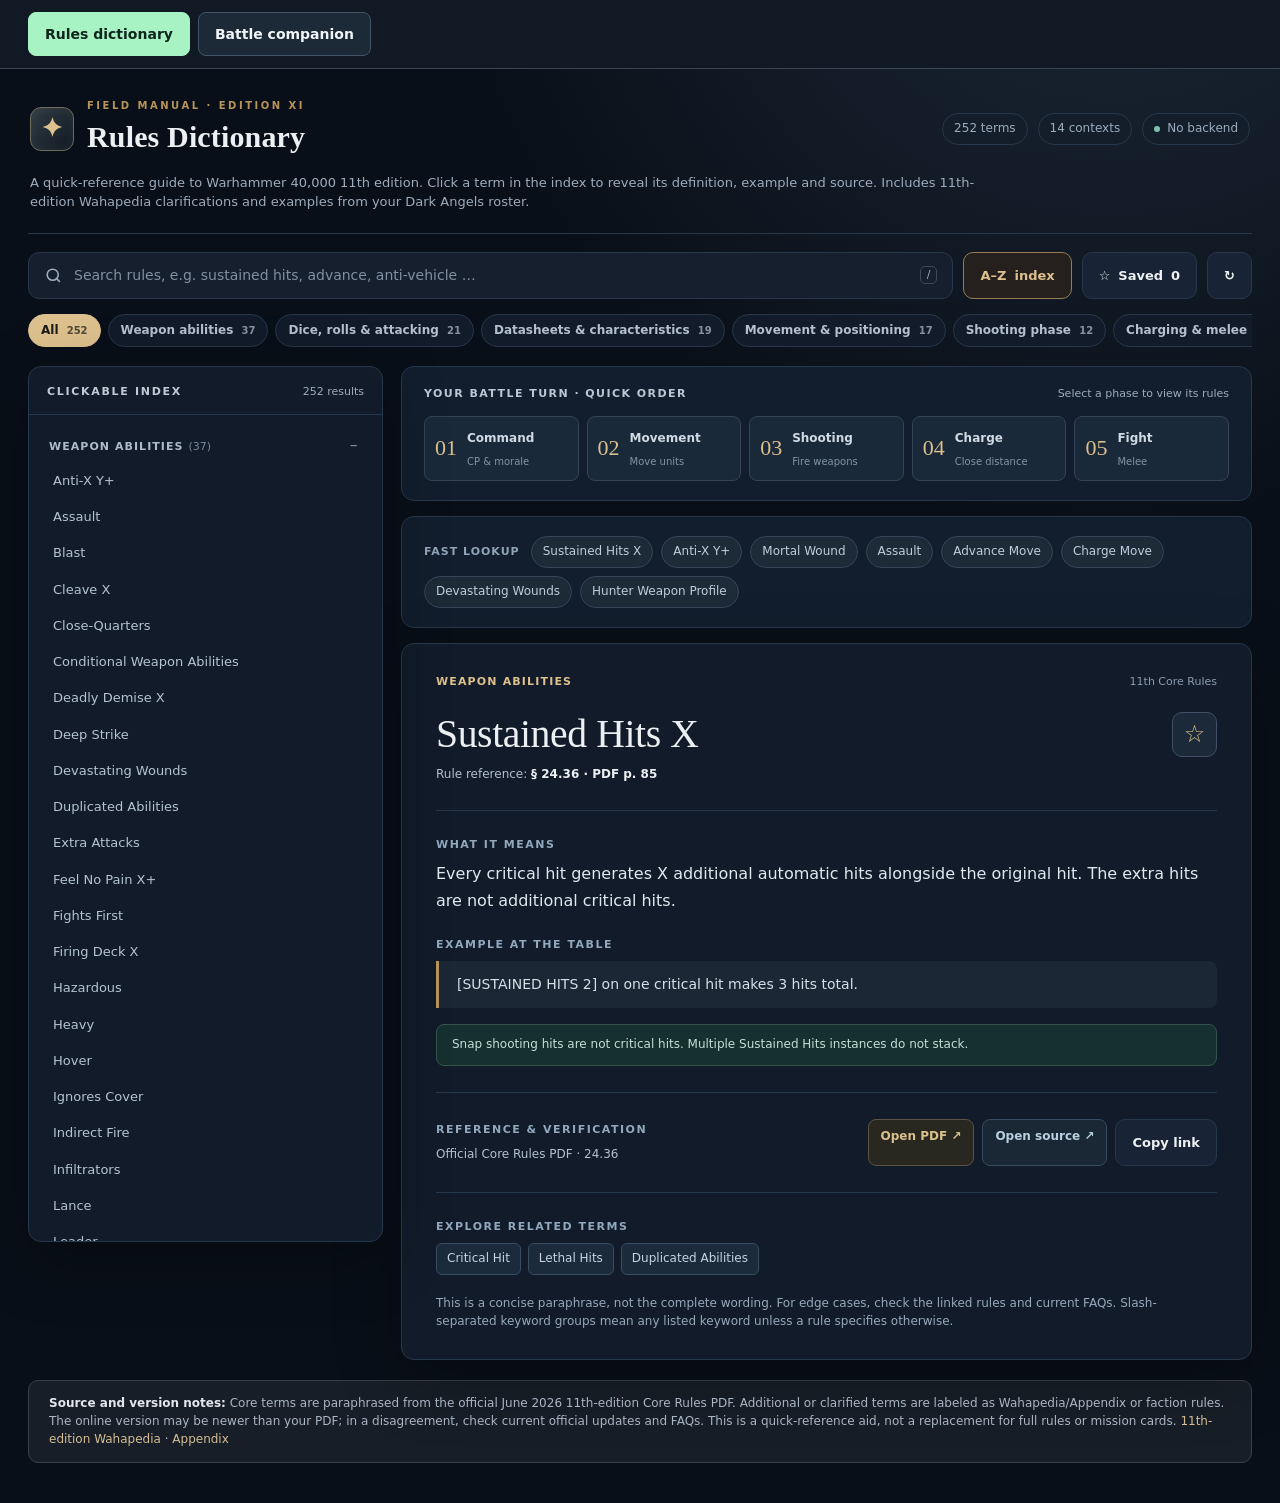
<file: index.html>
<!DOCTYPE html>
<html lang="en">
<head>
<meta charset="utf-8"><meta name="viewport" content="width=device-width,initial-scale=1"><meta name="color-scheme" content="dark">
<title>Warhammer 40,000 11th — Rules Dictionary</title>
<link rel="stylesheet" href="./styles.css?v=20261125-2">
<style id="shared-nav">.site-nav{display:flex;flex-wrap:wrap;gap:8px;align-items:center;width:100%;max-width:1520px;margin:0 auto;padding:12px 28px;border-bottom:1px solid #384753;background:#111a24;box-sizing:border-box}.site-nav>a{display:flex;align-items:center;justify-content:center;min-height:44px;padding:8px 16px;border:1px solid #425467;border-radius:8px;background:#1c2937;color:#f0f5f8;font:700 14px/1.3 system-ui,sans-serif;text-align:center;text-decoration:none;box-sizing:border-box}.site-nav>a:hover{border-color:#a7f3c4}.site-nav>a[aria-current="page"]{background:#a7f3c4;color:#10261b;border-color:#a7f3c4}.site-nav>a:focus-visible{outline:2px solid #f9dc91;outline-offset:2px}@media(max-width:760px){.site-nav{padding:8px 12px;flex-wrap:nowrap}.site-nav>a{flex:1;min-width:0;padding:8px 6px;white-space:normal}}@media print{.site-nav{display:none!important}}</style></head>
<body><nav class="site-nav" aria-label="Main navigation"><a href="./index.html" aria-current="page">Rules dictionary</a><a href="./battle.html">Battle companion</a></nav>
<div class="page">
 <header class="sitehead"><div class="topline"><div class="brand"><div class="brandicon" aria-hidden="true">✦</div><div><div class="overline">Field Manual · Edition XI</div><h1>Rules Dictionary</h1></div></div><div class="status"><span id="totalCount"></span><span>14 contexts</span><span class="offline">No backend</span></div></div><p class="lede">A quick-reference guide to Warhammer 40,000 11th edition. Click a term in the index to reveal its definition, example and source. Includes 11th-edition Wahapedia clarifications and examples from your Dark Angels roster.</p></header>
 <div class="utilitybar"><label class="searchbox"><svg viewBox="0 0 24 24" fill="none" stroke="currentColor" stroke-width="2" aria-hidden="true"><circle cx="11" cy="11" r="7"></circle><path d="M20 20l-4-4"></path></svg><input id="search" type="search" aria-label="Search rules dictionary" autocomplete="off" spellcheck="false" placeholder="Search rules, e.g. sustained hits, advance, anti-vehicle …"><span class="key">/</span></label><button id="allButton" class="toolbarBtn active" type="button">A–Z <span class="btnlong">index</span></button><button id="favButton" class="toolbarBtn" type="button" aria-label="Show saved terms">☆ <span class="btnlong">Saved</span> <span id="favcount">0</span></button><button id="clearButton" class="toolbarBtn" type="button" aria-label="Clear filters" title="Clear search and filters">↻</button></div>
 <div id="catFilters" class="categories" role="group" aria-label="Filter by context"></div>
 <section class="round mobileQuick" aria-label="Quick shortcuts"></section><div class="layout"><aside class="panel index" aria-label="Rules index"><div class="paneltitle"><div class="sideTitle">Clickable index</div><div class="results" id="resultCount"></div></div><div id="indexScroll" class="indexScroll"></div></aside><main class="main"><section class="round"><div class="roundhead"><span class="minih">Your battle turn · quick order</span><span class="little">Select a phase to view its rules</span></div><div class="phases" id="phases"></div></section><section class="round"><div class="quicklinks" id="popular"></div></section><article class="panel detail" id="detail" tabindex="-1" aria-live="polite"></article></main></div>
 <div class="footer"><strong>Source and version notes:</strong> Core terms are paraphrased from the official June 2026 11th-edition Core Rules PDF. Additional or clarified terms are labeled as Wahapedia/Appendix or faction rules. The online version may be newer than your PDF; in a disagreement, check current official updates and FAQs. This is a quick-reference aid, not a replacement for full rules or mission cards. <a href="https://wahapedia.ru/wh40k11ed/the-rules/core-rules/" target="_blank" rel="noopener">11th-edition Wahapedia</a> · <a href="https://wahapedia.ru/wh40k11ed/the-rules/rules-appendix/" target="_blank" rel="noopener">Appendix</a></div>
</div><div class="toast" id="toast" role="status">Link copied</div>
<script src="./data/rules.js?v=20261125-2"></script>
<script src="./app.js"></script>
<nav class="mobileNav" aria-label="Mobile navigation"><button type="button" data-view-target="index">Browse terms</button><button type="button" data-view-target="detail">Definition</button></nav>
</body>
</html>
</file>
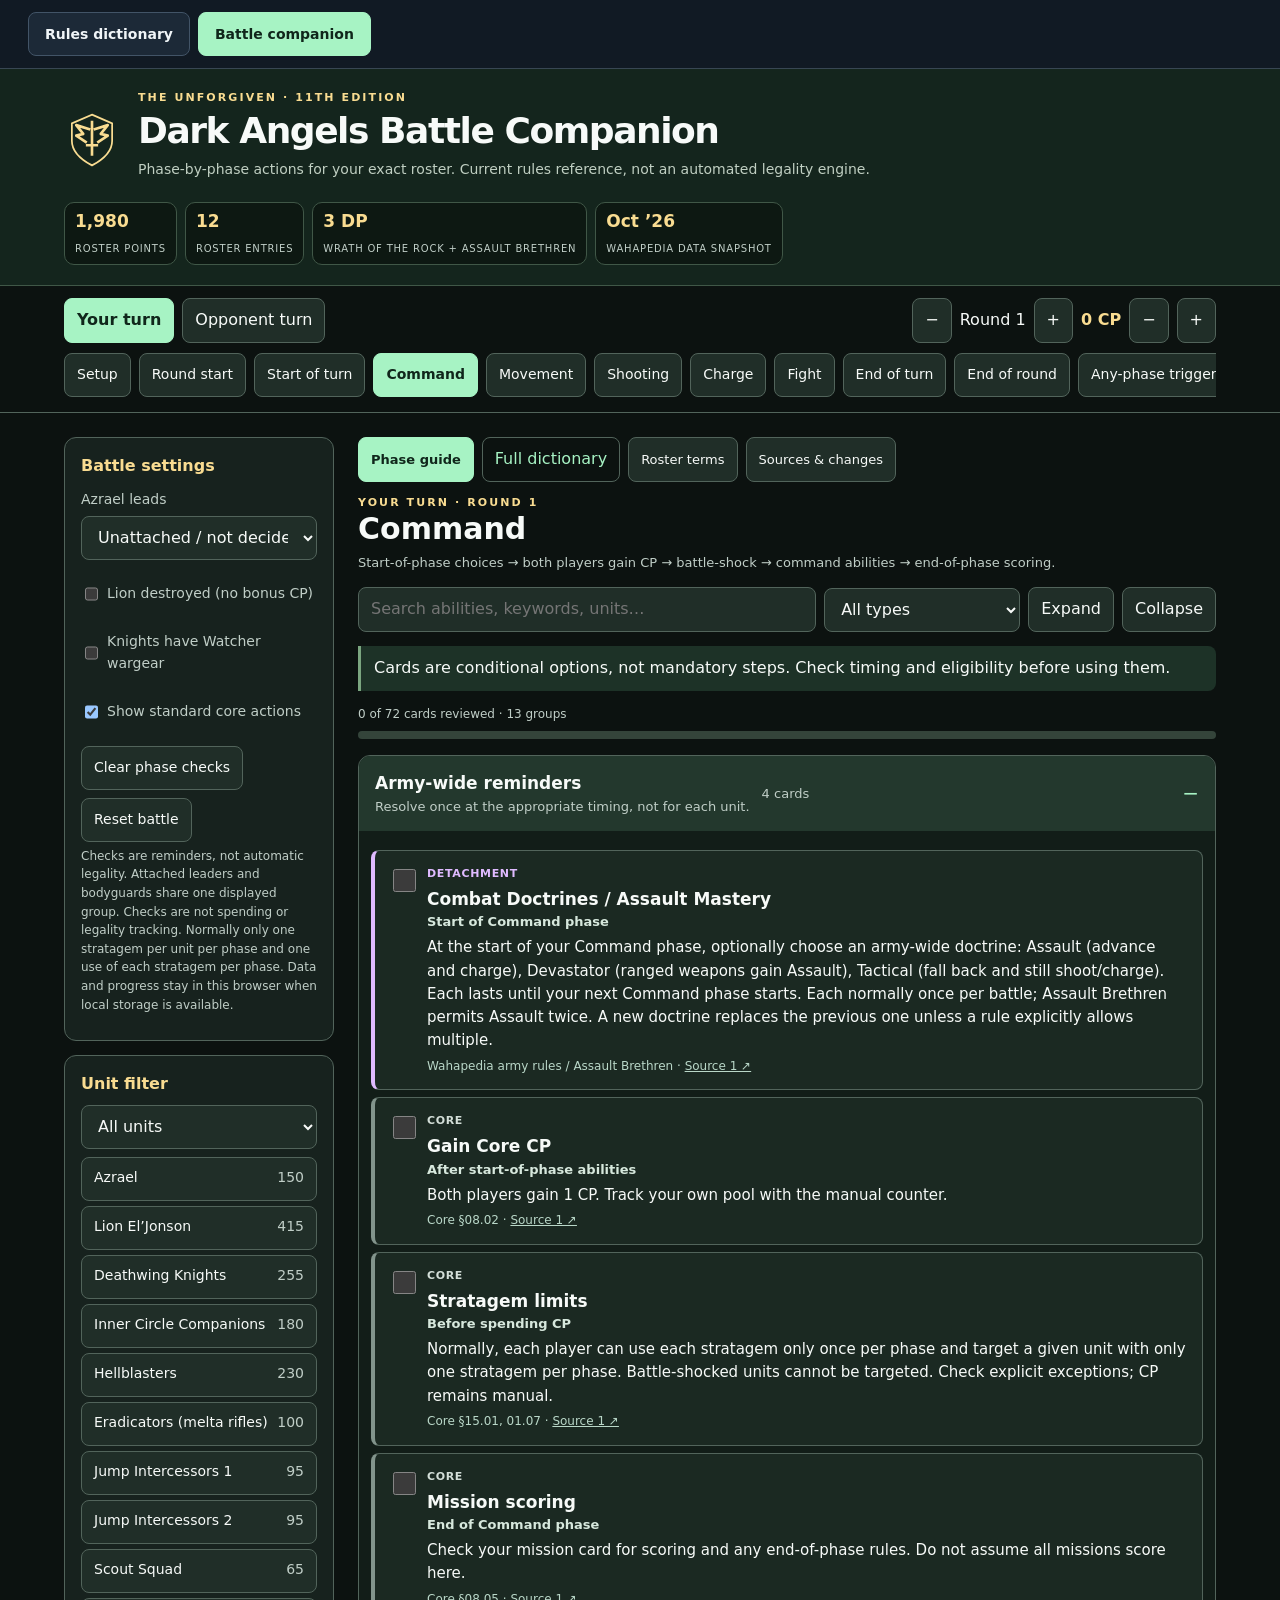
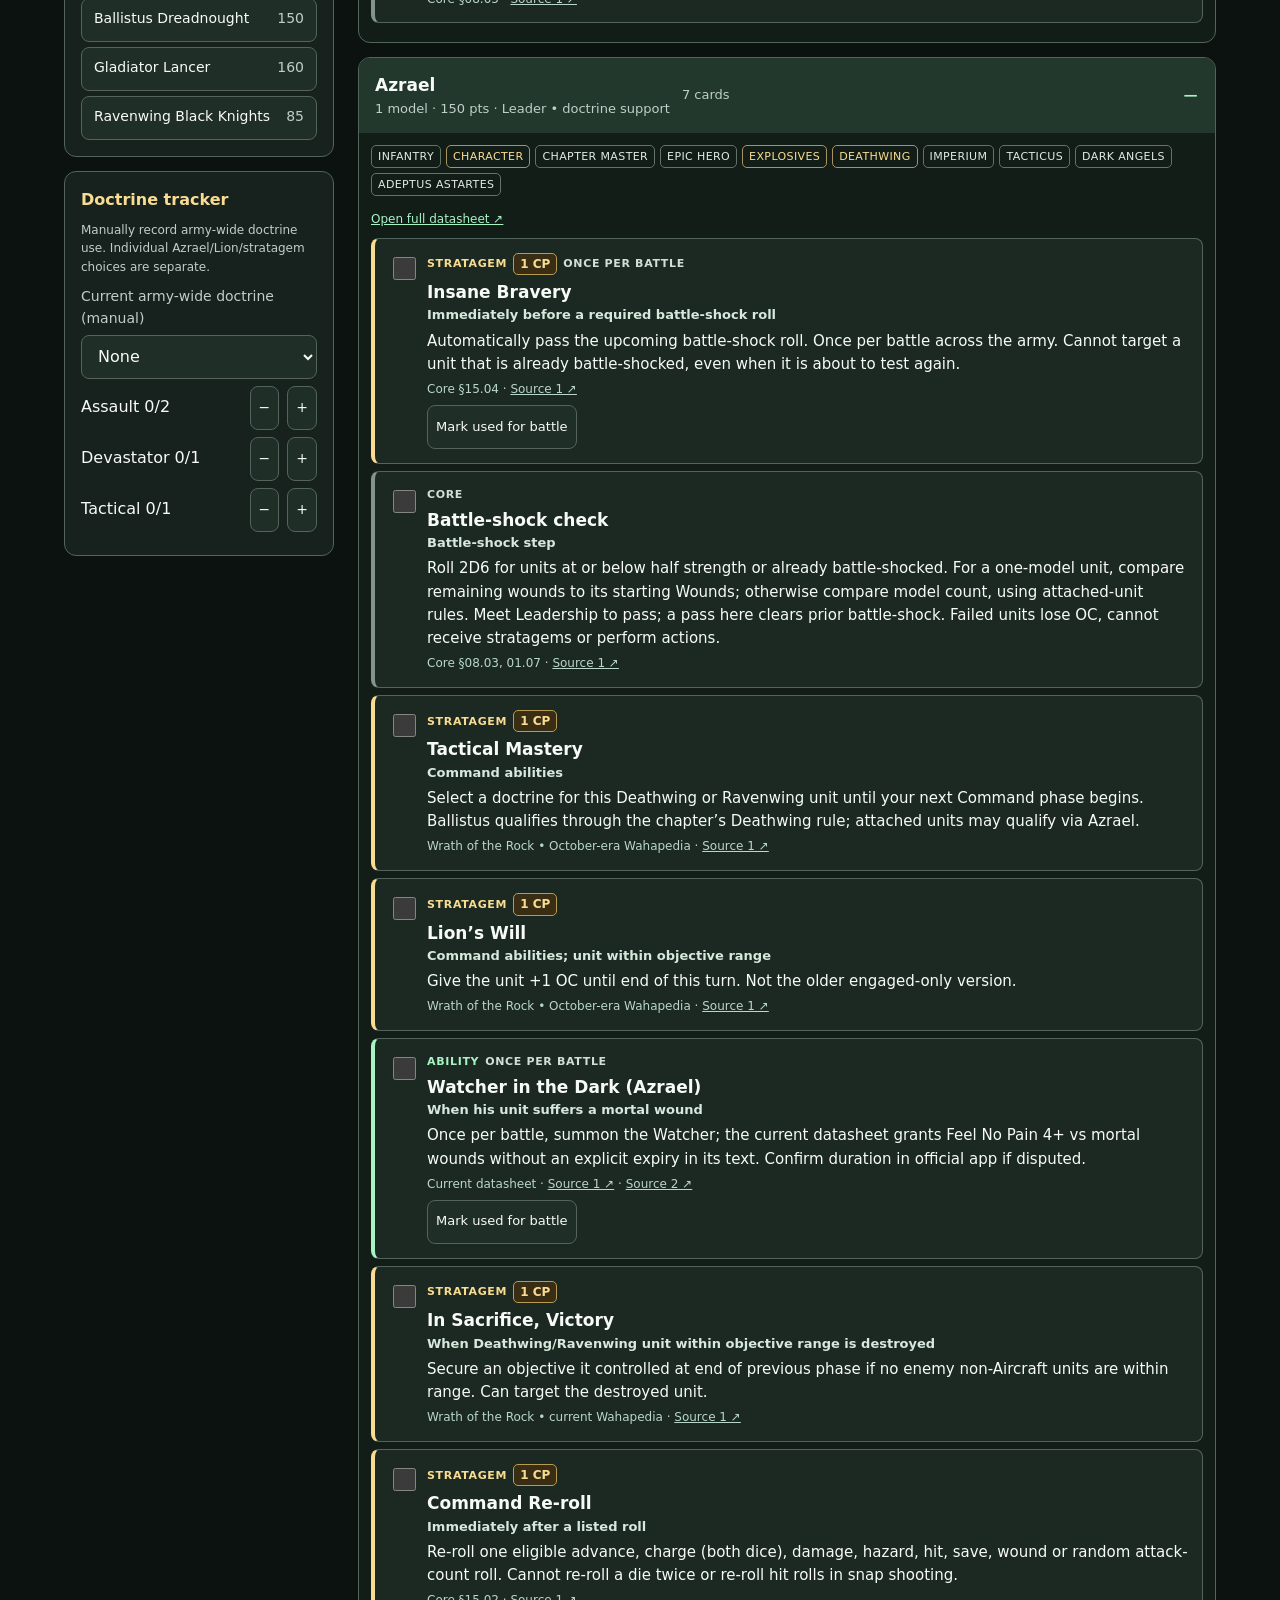
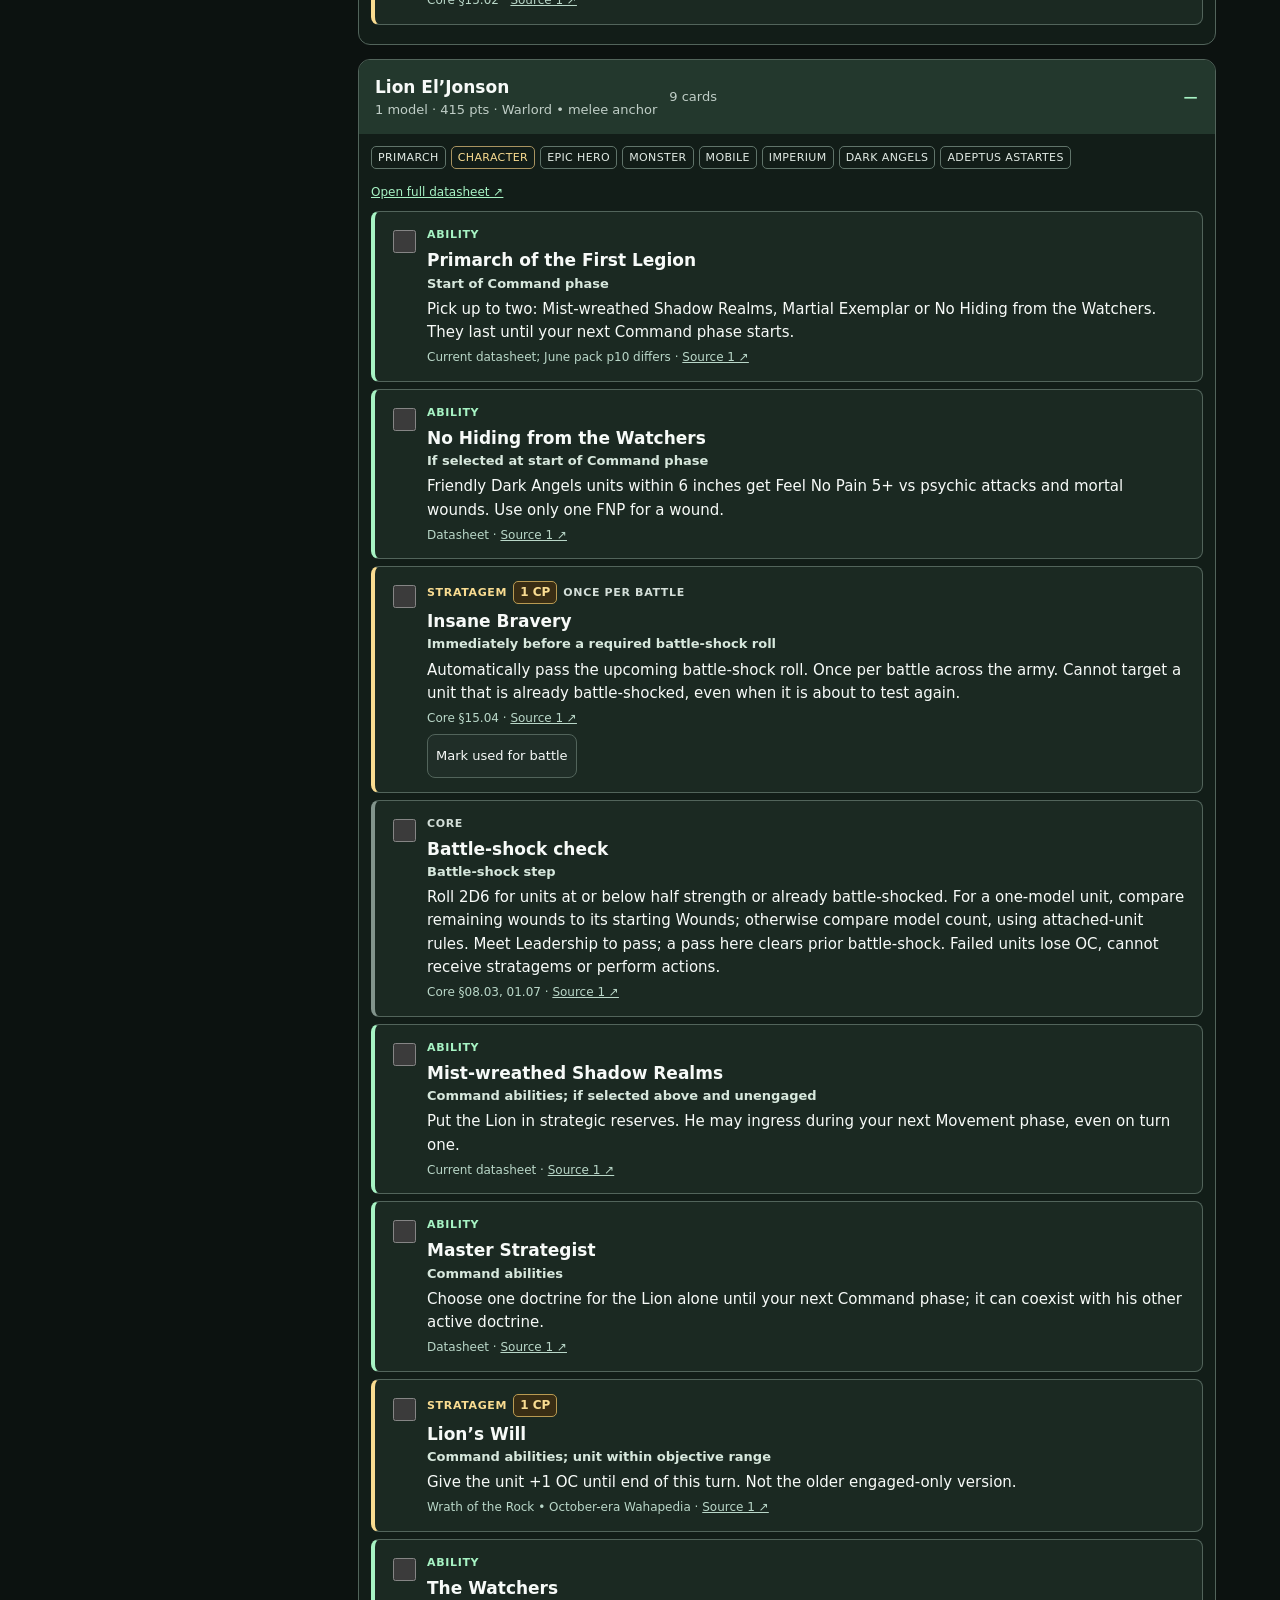
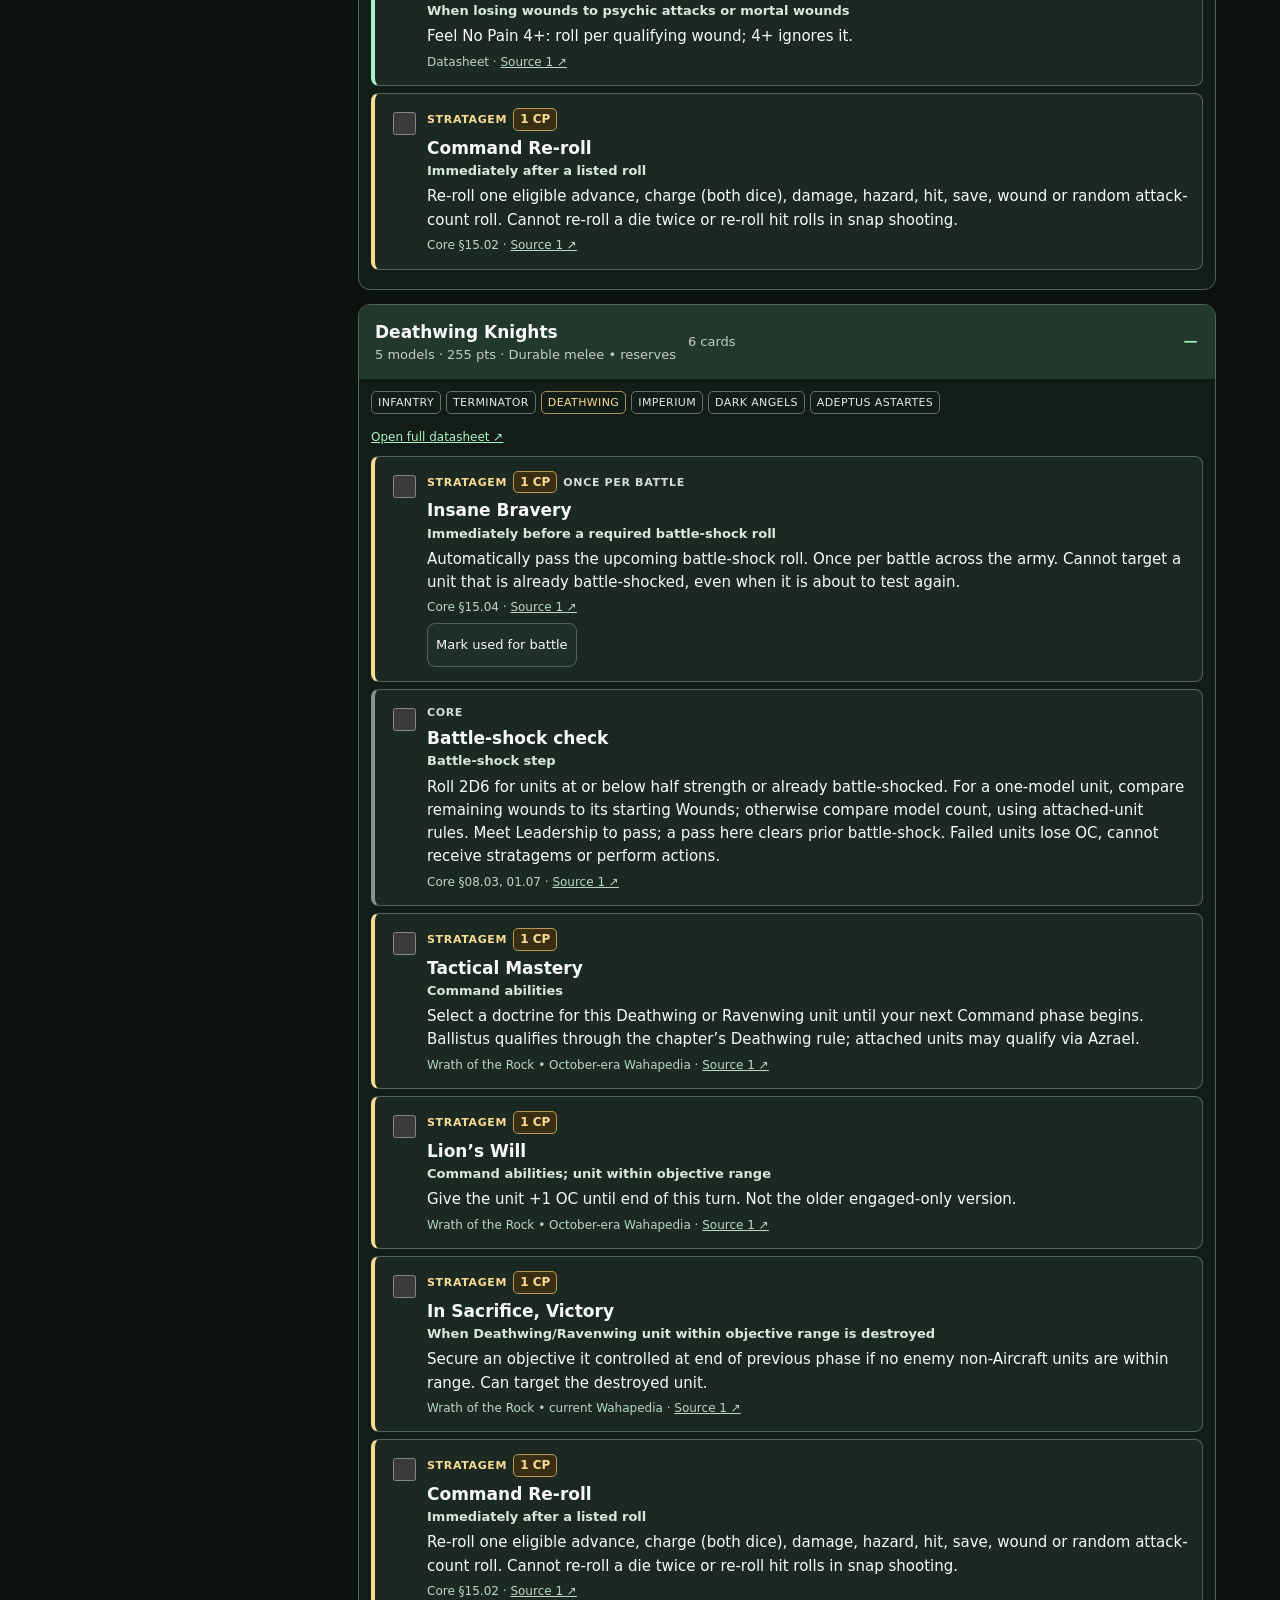
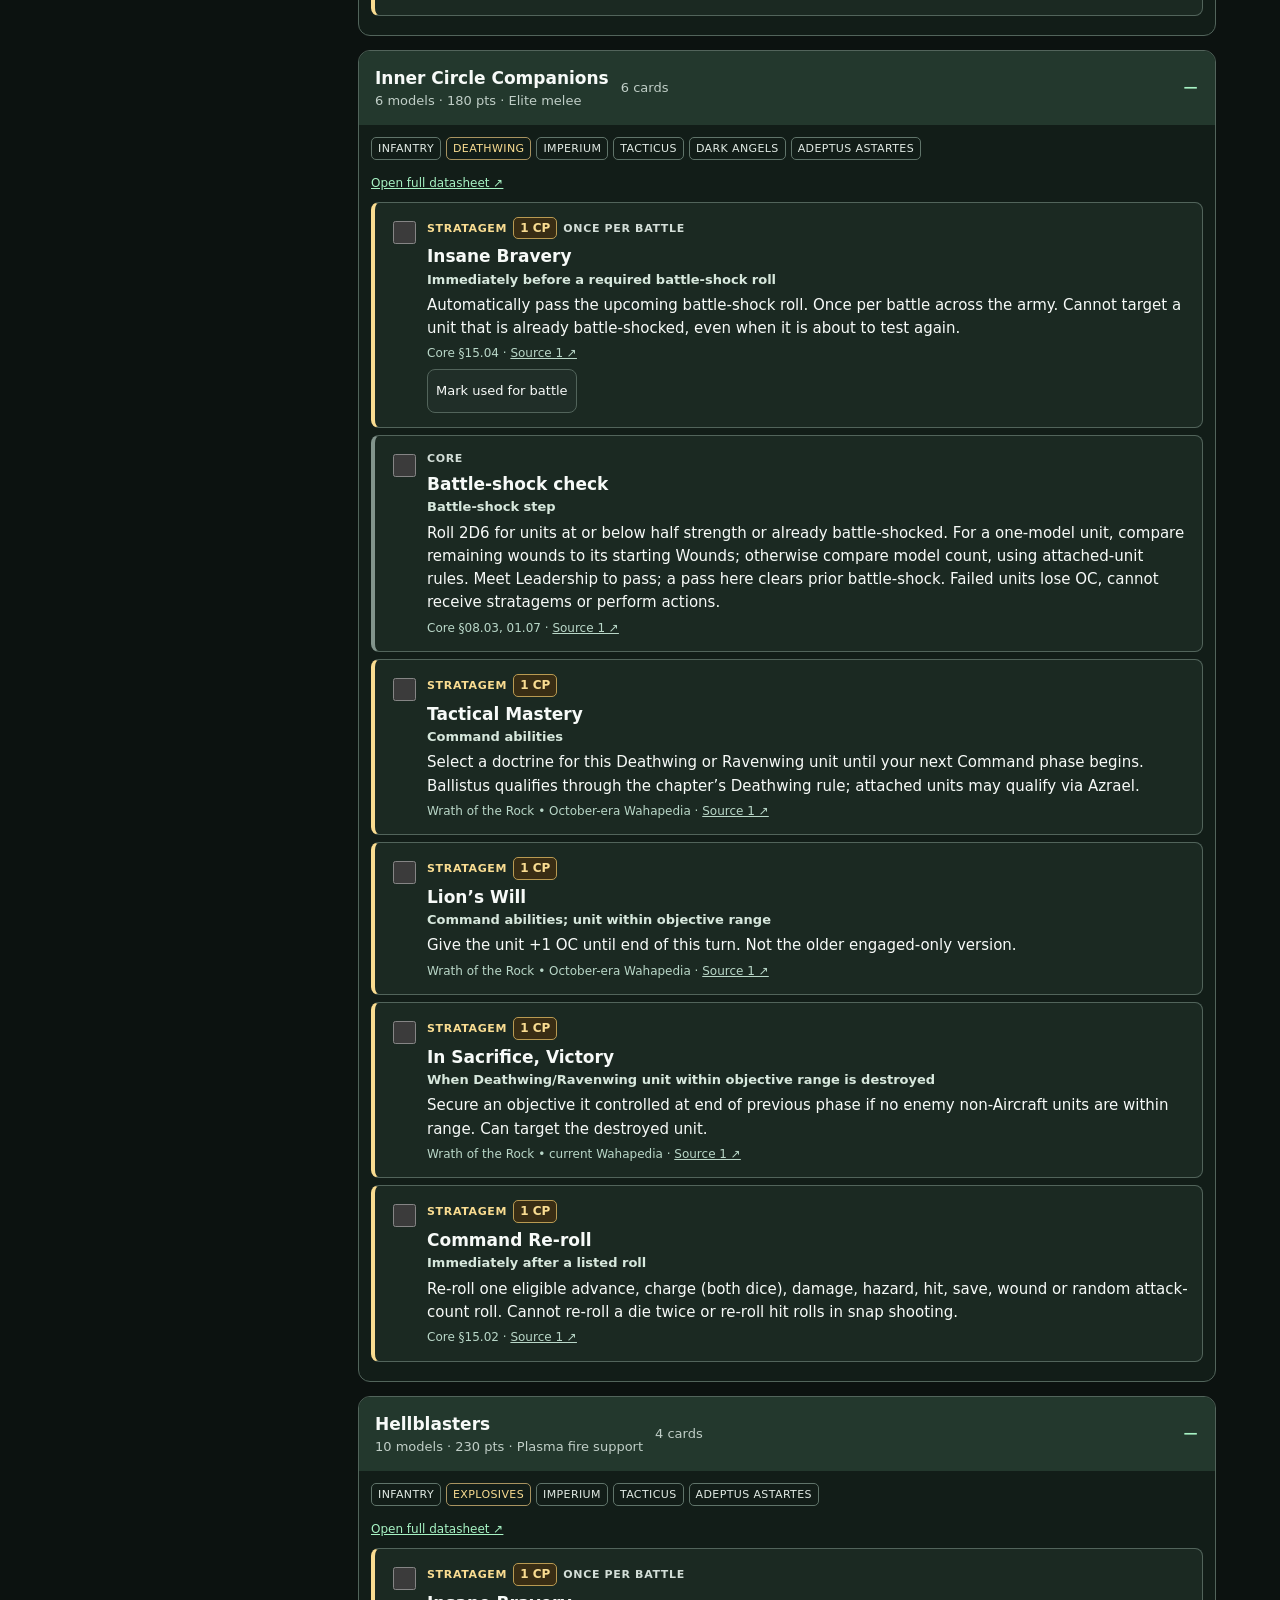
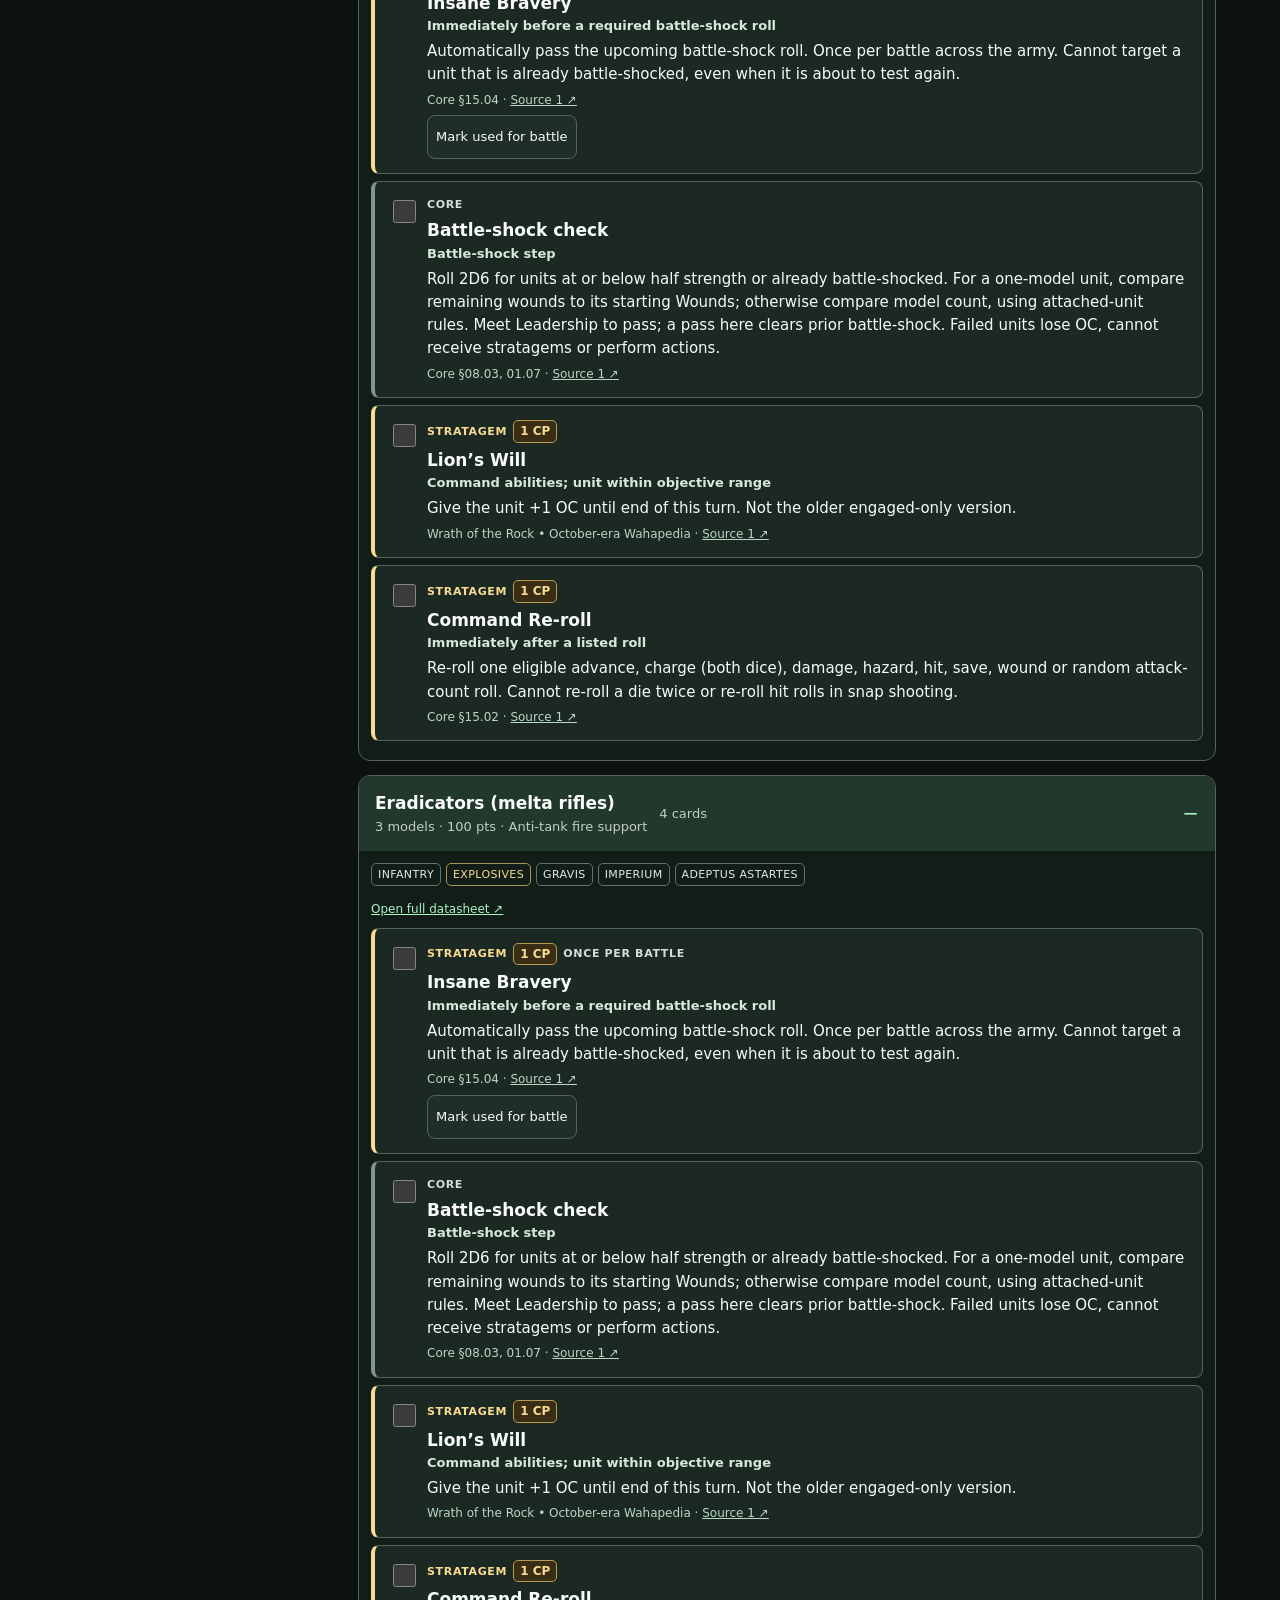
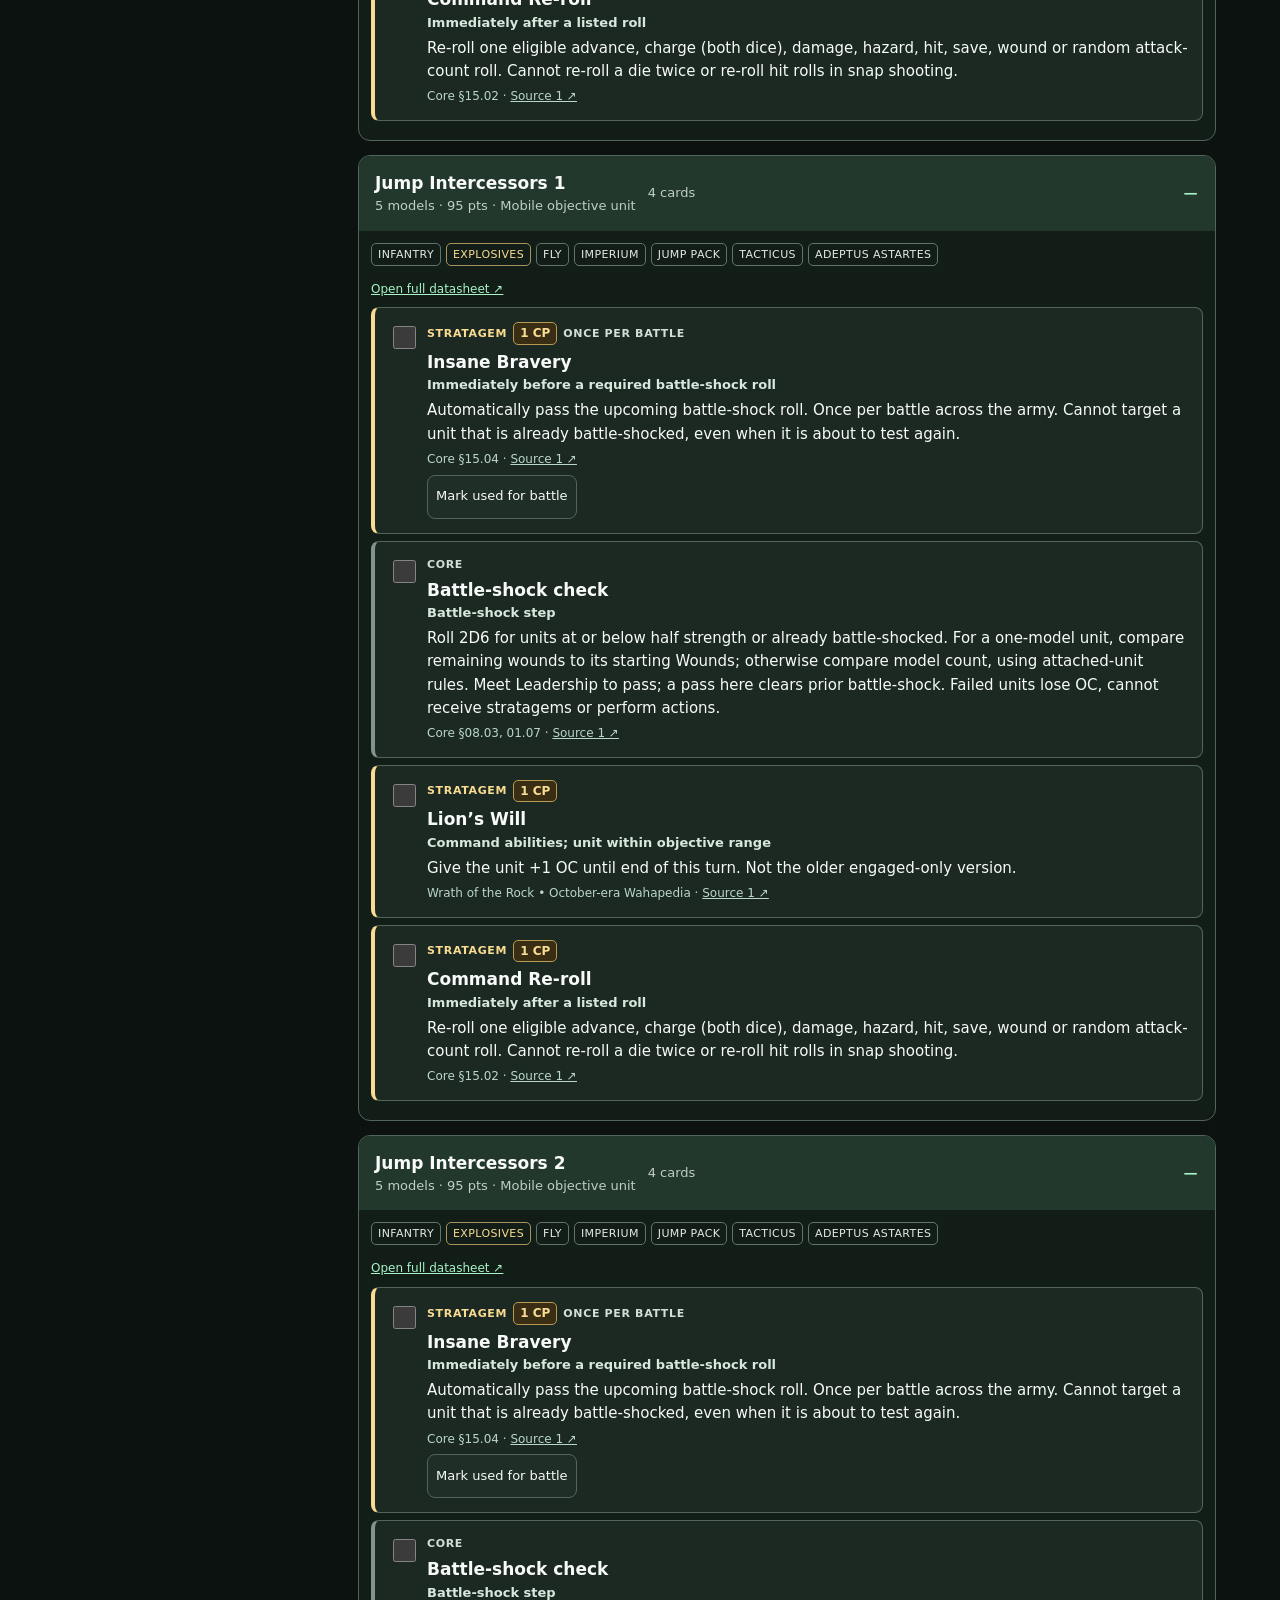
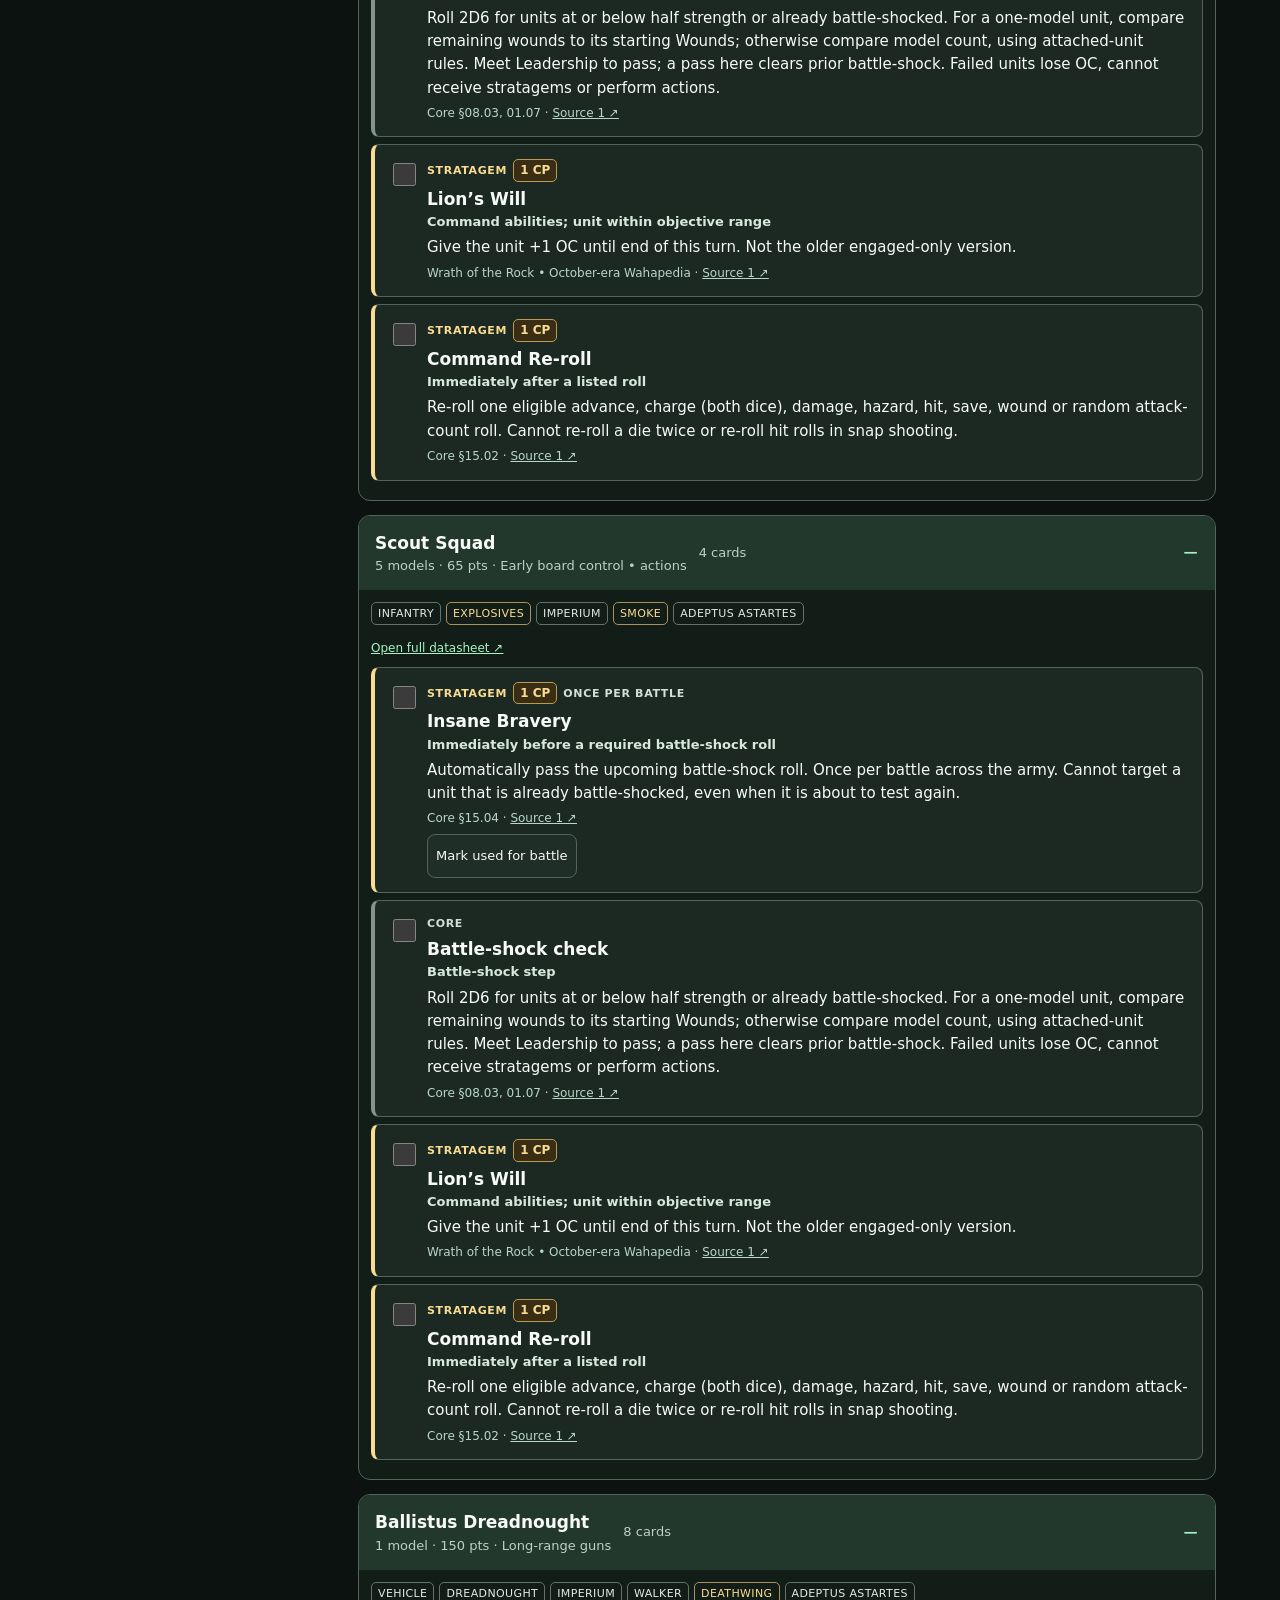
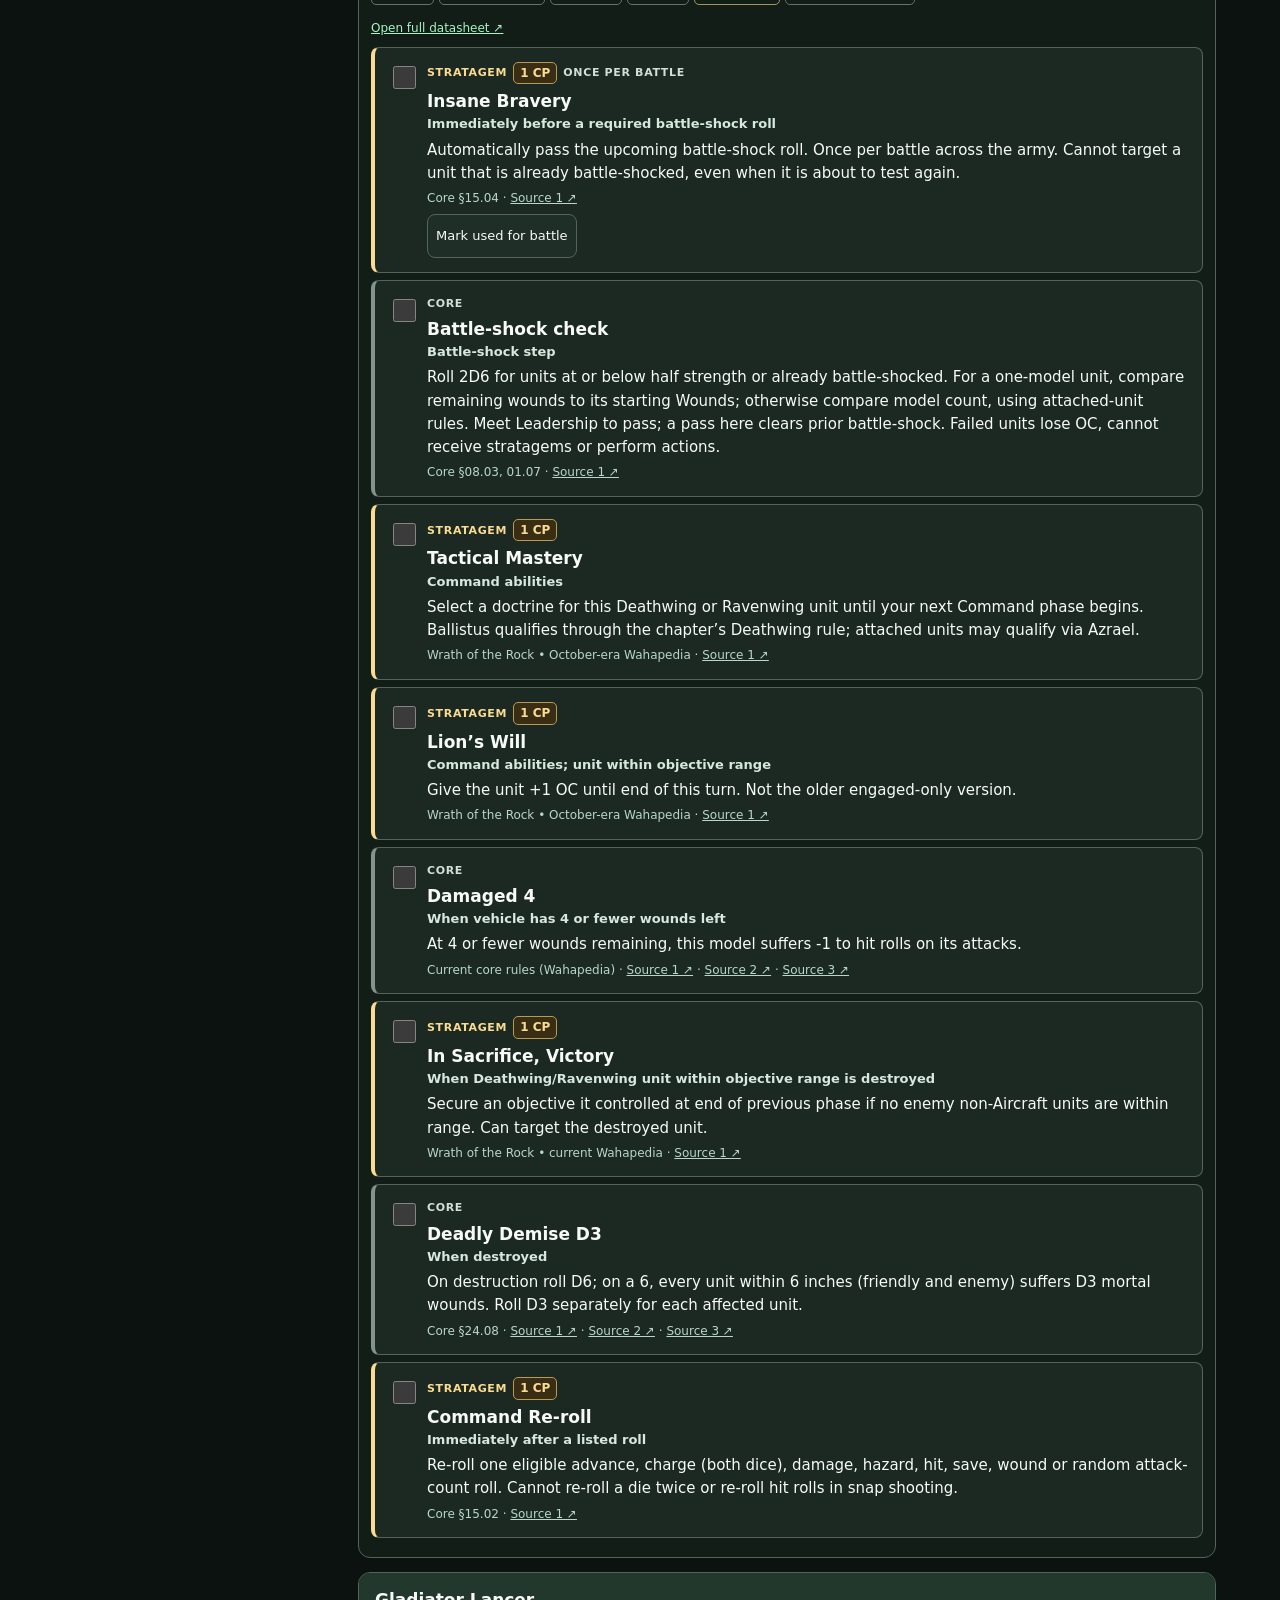
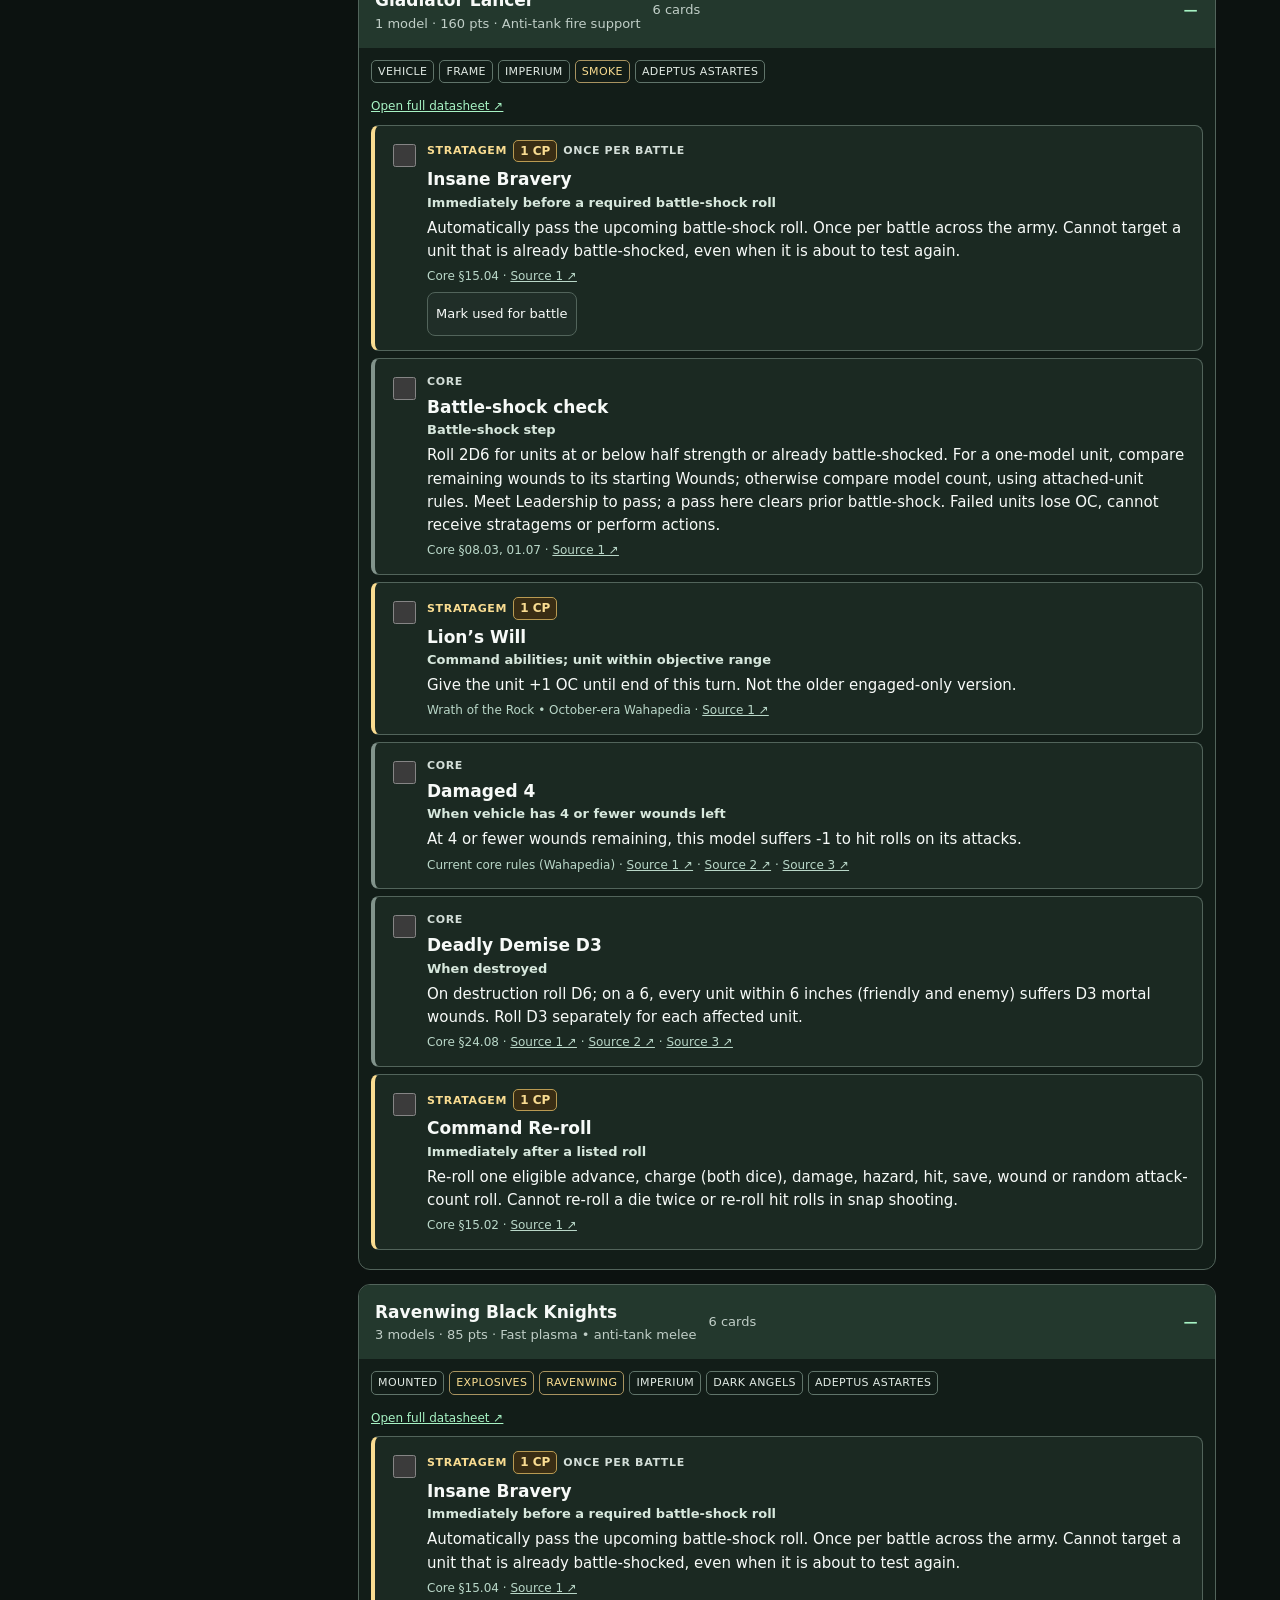
<file: battle.html>
<!doctype html><html lang="en"><head><meta charset="utf-8"><meta name="viewport" content="width=device-width,initial-scale=1"><title>Dark Angels | Battle Companion</title><style>
:root{color-scheme:dark;--bg:#101713;--panel:#19251e;--line:#34483b;--green:#9cce9d;--gold:#d6c28d;--text:#f0f0e4;--muted:#a9b9ad;--red:#e3a19a}*{box-sizing:border-box}body{margin:0;background:var(--bg);font-family:system-ui,-apple-system,sans-serif;color:var(--text);font-size:15px;line-height:1.5}button,input,select{font:inherit}button,select,input{border:1px solid var(--line);background:#17231b;color:var(--text);border-radius:8px;padding:9px 12px}button{cursor:pointer}button:hover{border-color:var(--green)}button:focus-visible,select:focus-visible,input:focus-visible,a:focus-visible{outline:2px solid var(--gold);outline-offset:2px}button.active{background:#386044;border-color:#91bd91;color:#fff}a{color:var(--green)}.wrap{max-width:1250px;margin:auto;padding:24px}.hero{background:linear-gradient(110deg,#203e2b,#17241b 70%);border-bottom:1px solid #405747}.brand{display:flex;gap:18px;align-items:center}.sigil{width:56px;height:56px;flex:none;color:var(--gold)}.eyebrow{color:var(--gold);font-size:11px;letter-spacing:.19em;font-weight:800;text-transform:uppercase}h1{font-size:clamp(25px,4vw,42px);line-height:1.1;margin:5px 0 8px;letter-spacing:-.04em}p{margin:5px 0 10px}.muted,small{color:var(--muted)}.hero p{color:#c0cfc2}.topstats{display:flex;flex-wrap:wrap;gap:12px;margin-top:18px}.stat{background:#101b14b0;border:1px solid #405747;padding:9px 15px;border-radius:10px}.stat b{font-size:20px;display:block;color:var(--gold)}.stat small{font-size:11px;text-transform:uppercase;letter-spacing:.08em}.sticky{position:sticky;top:0;z-index:3;background:#101713f5;border-bottom:1px solid var(--line);backdrop-filter:blur(10px)}.sticky .wrap{padding-top:12px;padding-bottom:12px}.toolbar,.phases,.filters,.row{display:flex;gap:8px;align-items:center;flex-wrap:wrap}.toolbar{justify-content:space-between}.phases{margin-top:10px;overflow-x:auto;flex-wrap:nowrap;padding-bottom:3px}.phases button{white-space:nowrap;font-size:13px}.toolbar .row button{min-width:37px}.cp{font-weight:800;color:var(--gold);font-variant-numeric:tabular-nums}.layout{display:grid;grid-template-columns:minmax(235px,270px) 1fr;gap:24px}.side{align-self:start;position:sticky;top:145px}.panel{border:1px solid var(--line);border-radius:12px;padding:16px;background:var(--panel);margin-bottom:14px}.panel h3{font-size:14px;margin:0 0 8px;color:var(--gold)}.panel label{font-size:12px;color:var(--muted);display:block;margin:10px 0 5px}.panel select,.panel input{width:100%}.side button{font-size:12px}.roster{display:grid;gap:5px}.roster button{display:flex;justify-content:space-between;text-align:left;font-size:12px;gap:8px}.roster button span:last-child{color:var(--muted);white-space:nowrap}.section-head{display:flex;justify-content:space-between;gap:12px;align-items:flex-start;margin-bottom:14px}.section-head h2{font-size:27px;line-height:1.2;margin:0 0 6px}.filters{margin-bottom:14px}.filters input{flex:1;min-width:160px}.filters select{max-width:100%}.unit{margin:0 0 14px;border:1px solid var(--line);border-radius:12px;background:#142018;overflow:hidden}.unit summary{cursor:pointer;list-style:none;padding:14px 16px;display:flex;align-items:center;gap:12px;background:#1e3023}.unit summary::-webkit-details-marker{display:none}.unit summary:after{content:'+';font-size:20px;color:var(--green);margin-left:auto}.unit[open] summary:after{content:'−'}.unit h3{margin:0;font-size:16px}.unit .role{font-size:12px;color:var(--muted)}.unit .count{font-size:12px;color:var(--muted);white-space:nowrap}.unitbody{padding:12px}.tags{display:flex;gap:5px;flex-wrap:wrap;margin-bottom:10px}.tag{border:1px solid #435448;color:#c8d5c7;padding:2px 6px;font-size:10px;border-radius:5px;text-transform:uppercase;letter-spacing:.035em}.tag.special{border-color:#778b55;color:#d4e0a8}.action{padding:12px;border:1px solid #354739;border-radius:8px;background:#1b281f;margin:7px 0;display:grid;grid-template-columns:20px 1fr;gap:9px}.action input{accent-color:#8bbd91;width:17px;height:17px;margin-top:4px}.action.checked{opacity:.55}.action h4{margin:0;font-size:15px;font-weight:750}.action p{margin:4px 0}.meta{display:flex;gap:6px;flex-wrap:wrap;align-items:center;margin-bottom:4px}.kind{font-size:10px;font-weight:750;letter-spacing:.06em;text-transform:uppercase;color:#aebeb2}.kind.stratagem{color:var(--gold)}.kind.ability{color:#b8e3b5}.kind.weapon{color:#b4c9df}.cost{font-size:11px;font-weight:800;border:1px solid #796b45;color:var(--gold);border-radius:5px;padding:1px 6px}.when{color:#b7cbb9;font-size:12px;font-weight:650}.source{font-size:11px;color:var(--muted)}.source a{color:inherit}.hint{border-left:3px solid #7ba680;background:#19291e;padding:10px 13px;border-radius:0 8px 8px 0;margin-bottom:14px}.hint p{margin:0}.warning{border-color:#c29d64}.viewtabs{display:flex;gap:8px;flex-wrap:wrap;margin:0 0 17px}.viewtabs button{font-size:13px}.tiny{font-size:12px}.glossary{display:grid;grid-template-columns:repeat(auto-fit,minmax(240px,1fr));gap:10px}.glossary article{background:var(--panel);padding:14px;border:1px solid var(--line);border-radius:8px}.glossary h3{margin:0 0 6px;font-size:15px;color:var(--gold)}.used{color:var(--red);font-size:11px}.empty{padding:35px;text-align:center;color:var(--muted)}.progress{height:5px;background:#34443a;border-radius:8px;overflow:hidden;margin:8px 0 16px}.progress div{background:#91bd91;height:100%;transition:width .2s}.headerinfo{display:flex;flex-wrap:wrap;gap:10px;align-items:center}.footer{border-top:1px solid var(--line);font-size:12px;color:var(--muted);padding:20px}.switch{display:flex;gap:6px;align-items:center;margin:9px 0}.switch input{width:auto}.smallbtn{font-size:12px;padding:5px 8px}.unitlink{font-size:12px}.action button{padding:4px 8px;font-size:11px;margin-top:6px}.phaseinfo{font-size:13px;color:var(--muted)}.checknote{font-size:12px;color:var(--muted)}@media(max-width:750px){.wrap{padding:15px}.layout{grid-template-columns:1fr;gap:10px}.side{position:static}.side .roster{display:none}.side .panel{margin-bottom:0}.side .panel h3{margin-bottom:4px}.side .panel label{margin-top:6px}.side .panel .row{margin-top:5px}.sticky .wrap{padding:8px 12px}.toolbar{gap:8px}.toolbar button{padding:6px 9px}.unit summary{padding:12px}.unitbody{padding:8px}.section-head h2{font-size:24px}.stat{padding:6px 10px}.brand{gap:10px}.sigil{width:38px;height:38px}.toolbar .row{gap:5px}.hero .wrap{padding-bottom:15px}}@media print{.sticky,.side,.filters,.viewtabs,.action input,.action button{display:none!important}.layout{display:block}body{background:white;color:black}.unit,.action,.panel{background:white;color:black;border-color:#bbb;break-inside:avoid}.unit summary{background:#e5eee5;color:#111}.muted,.when,.source,.kind,.role{color:#444!important}}

:root{--bg:#0c1210;--panel:#17221e;--line:#52645b;--green:#a7f3c4;--gold:#f9dc91;--text:#f7faf8;--muted:#c0cec7;--red:#ffaaa5}body{font-size:16px;line-height:1.55}button,select,input{background:#202e28;border-color:var(--line);min-height:44px}button.active{background:#a7f3c4;color:#10261b;border-color:#a7f3c4;font-weight:750}.wrap{max-width:1200px}.hero{background:#14251d}.hero .wrap{padding-top:20px;padding-bottom:20px}.hero h1{font-size:clamp(24px,4vw,36px)}.hero p{font-size:14px}.topstats{gap:8px;margin-top:12px}.stat{padding:5px 10px;background:#0d1812}.stat b{font-size:17px}.stat small{font-size:10px}.sticky{background:#0c1210;z-index:10}.phases button{font-size:14px}.phases{scrollbar-color:#8ba99a #18241e}.panel{background:var(--panel)}.panel h3{font-size:16px}.panel label,.side button,.roster button{font-size:14px}.unit{background:#121d18}.unit summary{background:#23382d;min-height:64px}.unit h3{font-size:17px}.unit .role,.unit .count{font-size:13px;color:var(--muted)}.unit summary>div{min-width:0}.action{background:#1b2922;border-color:#52645b;border-left:4px solid #82948c;grid-template-columns:28px minmax(0,1fr);padding:14px;gap:10px}.action:has(.kind.stratagem){border-left-color:#f9dc91}.action:has(.kind.ability){border-left-color:#a7f3c4}.action:has(.kind.weapon){border-left-color:#a9d6ff}.action:has(.kind.detachment){border-left-color:#dfbaff}.action input{width:23px;height:23px;min-height:0;accent-color:#a7f3c4}.action.checked{opacity:1;background:#111c17}.action.checked h4{text-decoration:line-through;color:#c0cec7}.action h4{font-size:17px}.action p{font-size:15px}.kind{font-size:11px;color:#d3ded8}.kind.stratagem{color:#f9dc91}.kind.ability{color:#a7f3c4}.kind.weapon{color:#a9d6ff}.kind.detachment{color:#dfbaff}.when{color:#d7e8dd;font-size:13px}.source,.source a{color:#b9d7c8;font-size:12px;overflow-wrap:anywhere}.tag{font-size:11px;color:#e1eae4;border-color:#60746a}.tag.special{color:#f9dc91;border-color:#a89360}.cost{background:#392d14;border-color:#b99a52;font-size:12px}.hint{background:#1d3227}.progress{height:8px}.site-nav{display:flex;gap:8px;align-items:center;max-width:1200px;margin:auto;padding:8px 24px}.site-nav a{display:inline-flex;align-items:center;min-height:44px;padding:8px 14px;border-radius:8px;text-decoration:none;font-weight:700;color:#e7f0ea}.site-nav a[aria-current=page]{background:#a7f3c4;color:#10261b}.settings-toggle{display:none}.viewtabs a{display:inline-flex;align-items:center;padding:9px 12px;border:1px solid var(--line);border-radius:8px;text-decoration:none;min-height:44px}.filters input{min-width:0}.side{top:150px}.mobile-unit{display:none}.phase-jump{display:none}.action button{min-height:44px;font-size:13px}.section-head h2{font-size:30px}.viewtabs{margin-bottom:12px}.footer{overflow-wrap:anywhere}
@media(max-width:750px){.site-nav{padding:6px 12px}.site-nav a{flex:1;justify-content:center;font-size:14px;padding:6px}.hero .wrap{padding:12px 16px}.hero p,.sigil,.topstats .stat:last-child{display:none}.hero h1{margin:4px 0;font-size:24px}.topstats{margin-top:8px}.stat{flex:1;padding:4px 7px;min-width:0}.stat small{font-size:9px;letter-spacing:0}.sticky .wrap{padding:8px 12px}.toolbar{display:grid;grid-template-columns:1fr;gap:6px}.toolbar>.row{justify-content:space-between;flex-wrap:nowrap}.toolbar #turns button{flex:1}.toolbar button{min-height:44px}.phases{display:none}.phase-jump{display:flex;align-items:center;gap:8px;margin-top:8px}.phase-jump select{flex:1;min-width:0}.phase-jump button{min-width:44px}.layout{display:flex;flex-direction:column;padding:12px;gap:12px}.settings-toggle{display:block;width:100%;text-align:left}.side{display:none}.side.show{display:block}.side .panel{margin-bottom:8px}.mobile-unit{display:block;width:100%;margin-bottom:8px}.viewtabs{gap:6px;flex-wrap:nowrap;overflow:auto}.viewtabs button,.viewtabs a{font-size:13px;white-space:nowrap;flex:1;justify-content:center;padding:8px}.filters{display:grid;grid-template-columns:1fr 1fr;gap:8px}.filters input,.filters select{grid-column:1/-1;width:100%;font-size:16px}.filters button{width:100%}.unit summary{gap:8px;padding:12px}.unit .count{white-space:nowrap;font-size:11px}.unitbody{padding:8px}.action{padding:12px 10px;gap:8px}.action p{font-size:15px}.action h4{font-size:16px}.section-head h2{font-size:25px}.glossary{grid-template-columns:minmax(0,1fr)}.footer{padding:16px}.section-head{margin-bottom:10px}body{overflow-wrap:break-word}}
@media(prefers-reduced-motion:reduce){*{transition:none!important}}@media print{.site-nav,.settings-toggle,.mobile-unit,.phase-jump{display:none!important}.action p,.action h4,.tag{color:#111}.action.checked{background:white}}
</style><style id="shared-nav">.site-nav{display:flex;flex-wrap:wrap;gap:8px;align-items:center;width:100%;max-width:1520px;margin:0 auto;padding:12px 28px;border-bottom:1px solid #384753;background:#111a24;box-sizing:border-box}.site-nav>a{display:flex;align-items:center;justify-content:center;min-height:44px;padding:8px 16px;border:1px solid #425467;border-radius:8px;background:#1c2937;color:#f0f5f8;font:700 14px/1.3 system-ui,sans-serif;text-align:center;text-decoration:none;box-sizing:border-box}.site-nav>a:hover{border-color:#a7f3c4}.site-nav>a[aria-current="page"]{background:#a7f3c4;color:#10261b;border-color:#a7f3c4}.site-nav>a:focus-visible{outline:2px solid #f9dc91;outline-offset:2px}@media(max-width:760px){.site-nav{padding:8px 12px;flex-wrap:nowrap}.site-nav>a{flex:1;min-width:0;padding:8px 6px;white-space:normal}}@media print{.site-nav{display:none!important}}</style></head><body><nav class="site-nav" aria-label="Main navigation"><a href="./index.html">Rules dictionary</a><a href="./battle.html" aria-current="page">Battle companion</a></nav><header class="hero"><div class="wrap"><div class="brand"><svg class="sigil" viewBox="0 0 64 64" aria-hidden="true"><path d="M32 3L55 13V33C55 45 45 54 32 61 19 54 9 45 9 33V13Z" fill="none" stroke="currentColor" stroke-width="2"/><path d="M32 10v40m-7-12h14M30 20 14 15l8 10-8 2 12 8m8-15 16-5-8 10 8 2-12 8" stroke="currentColor" stroke-width="3" fill="none" stroke-linejoin="round"/></svg><div><div class="eyebrow">The Unforgiven · 11th edition</div><h1>Dark Angels Battle Companion</h1><p>Phase-by-phase actions for your exact roster. Current rules reference, not an automated legality engine.</p></div></div><div class="topstats"><div class="stat"><b>1,980</b><small>Roster points</small></div><div class="stat"><b>12</b><small>Roster entries</small></div><div class="stat"><b>3 DP</b><small>Wrath of the Rock + Assault Brethren</small></div><div class="stat"><b>Oct ’26</b><small>Wahapedia data snapshot</small></div></div></div></header>
<div class="sticky"><div class="wrap"><div class="toolbar"><div class="row" id="turns"><button data-turn="own">Your turn</button><button data-turn="foe">Opponent turn</button></div><div class="row"><button id="prevRound" aria-label="Previous round">−</button><span id="roundLabel"></span><button id="nextRound" aria-label="Next round">+</button><span class="cp" id="cpLabel"></span><button id="cpMinus" aria-label="Spend one CP">−</button><button id="cpPlus" aria-label="Gain one CP">+</button></div></div><nav class="phases" id="phases" aria-label="Battle phases"></nav><div class="phase-jump"><button id="phasePrev" aria-label="Previous phase">‹</button><select id="phaseSelect" aria-label="Battle phase"></select><button id="phaseNext" aria-label="Next phase">›</button></div></div></div>
<main class="wrap layout"><button class="settings-toggle" id="settingsToggle" aria-expanded="false">Battle settings & doctrine tracker ▾</button><aside class="side"><div class="panel"><h3>Battle settings</h3><label for="attach">Azrael leads</label><select id="attach"><option value="none">Unattached / not decided</option><option value="icc">Inner Circle Companions</option><option value="hb">Hellblasters</option></select><div class="switch"><input type="checkbox" id="lionDestroyed"><label for="lionDestroyed" style="margin:0">Lion destroyed (no bonus CP)</label></div><div class="switch"><input type="checkbox" id="watcher"><label for="watcher" style="margin:0">Knights have Watcher wargear</label></div><div class="switch"><input type="checkbox" id="basics"><label for="basics" style="margin:0">Show standard core actions</label></div><div class="row"><button id="clearPhase">Clear phase checks</button><button id="reset">Reset battle</button></div><p class="tiny muted">Checks are reminders, not automatic legality. Attached leaders and bodyguards share one displayed group. Checks are not spending or legality tracking. Normally only one stratagem per unit per phase and one use of each stratagem per phase. Data and progress stay in this browser when local storage is available.</p></div><div class="panel"><h3>Unit filter</h3><select id="unitSelect" aria-label="Unit filter"></select><div class="roster" id="roster" style="margin-top:8px"></div></div><div class="panel"><h3>Doctrine tracker</h3><p class="tiny muted">Manually record army-wide doctrine use. Individual Azrael/Lion/stratagem choices are separate.</p><label for="activeDoctrine">Current army-wide doctrine (manual)</label><select id="activeDoctrine"><option>None</option><option>Assault</option><option>Devastator</option><option>Tactical</option></select><div id="doctrine"></div></div></aside><section><select class="mobile-unit" id="mobileUnit" aria-label="Filter by unit"></select><nav class="viewtabs"><button data-view="phase">Phase guide</button><a href="./index.html">Full dictionary</a><button data-view="glossary">Roster terms</button><button data-view="sources">Sources & changes</button></nav><div id="view"></div></section></main><footer class="footer wrap">Unofficial tabletop companion. Current Wahapedia summaries cross-checked against your June 2026 faction pack and core rules; verify tournament rulings in the official Warhammer 40,000 app. No affiliation with Games Workshop.</footer>
<script id="data" type="application/json">{"units": [{"id": "az", "name": "Azrael", "pts": 150, "n": 1, "keys": ["Infantry", "Character", "Chapter Master", "Epic Hero", "Explosives", "Deathwing", "Imperium", "Tacticus", "Dark Angels", "Adeptus Astartes"], "url": "https://wahapedia.ru/wh40k11ed/factions/space-marines/Azrael", "role": "Leader • doctrine support"}, {"id": "lion", "name": "Lion El’Jonson", "pts": 415, "n": 1, "keys": ["Primarch", "Character", "Epic Hero", "Monster", "Mobile", "Imperium", "Dark Angels", "Adeptus Astartes"], "url": "https://wahapedia.ru/wh40k11ed/factions/space-marines/Lion-El-jonson", "role": "Warlord • melee anchor"}, {"id": "dw", "name": "Deathwing Knights", "pts": 255, "n": 5, "keys": ["Infantry", "Terminator", "Deathwing", "Imperium", "Dark Angels", "Adeptus Astartes"], "url": "https://wahapedia.ru/wh40k11ed/factions/space-marines/Deathwing-Knights", "role": "Durable melee • reserves"}, {"id": "icc", "name": "Inner Circle Companions", "pts": 180, "n": 6, "keys": ["Infantry", "Deathwing", "Imperium", "Tacticus", "Dark Angels", "Adeptus Astartes"], "url": "https://wahapedia.ru/wh40k11ed/factions/space-marines/Inner-Circle-Companions", "role": "Elite melee"}, {"id": "hb", "name": "Hellblasters", "pts": 230, "n": 10, "keys": ["Infantry", "Explosives", "Imperium", "Tacticus", "Adeptus Astartes"], "url": "https://wahapedia.ru/wh40k11ed/factions/space-marines/Hellblaster-Squad", "role": "Plasma fire support"}, {"id": "er", "name": "Eradicators (melta rifles)", "pts": 100, "n": 3, "keys": ["Infantry", "Explosives", "Gravis", "Imperium", "Adeptus Astartes"], "url": "https://wahapedia.ru/wh40k11ed/factions/space-marines/datasheets.html", "role": "Anti-tank fire support"}, {"id": "jp1", "name": "Jump Intercessors 1", "pts": 95, "n": 5, "keys": ["Infantry", "Explosives", "Fly", "Imperium", "Jump Pack", "Tacticus", "Adeptus Astartes"], "url": "https://wahapedia.ru/wh40k11ed/factions/space-marines/Assault-Intercessors-With-Jump-Packs", "role": "Mobile objective unit"}, {"id": "jp2", "name": "Jump Intercessors 2", "pts": 95, "n": 5, "keys": ["Infantry", "Explosives", "Fly", "Imperium", "Jump Pack", "Tacticus", "Adeptus Astartes"], "url": "https://wahapedia.ru/wh40k11ed/factions/space-marines/Assault-Intercessors-With-Jump-Packs", "role": "Mobile objective unit"}, {"id": "sc", "name": "Scout Squad", "pts": 65, "n": 5, "keys": ["Infantry", "Explosives", "Imperium", "Smoke", "Adeptus Astartes"], "url": "https://wahapedia.ru/wh40k11ed/factions/space-marines/Scout-Squad", "role": "Early board control • actions"}, {"id": "bal", "name": "Ballistus Dreadnought", "pts": 150, "n": 1, "keys": ["Vehicle", "Dreadnought", "Imperium", "Walker", "Deathwing", "Adeptus Astartes"], "url": "https://wahapedia.ru/wh40k11ed/factions/space-marines/Ballistus-Dreadnought", "role": "Long-range guns"}, {"id": "gl", "name": "Gladiator Lancer", "pts": 160, "n": 1, "keys": ["Vehicle", "Frame", "Imperium", "Smoke", "Adeptus Astartes"], "url": "https://wahapedia.ru/wh40k11ed/factions/space-marines/Gladiator-Lancer", "role": "Anti-tank fire support"}, {"id": "rw", "name": "Ravenwing Black Knights", "pts": 85, "n": 3, "keys": ["Mounted", "Explosives", "Ravenwing", "Imperium", "Dark Angels", "Adeptus Astartes"], "url": "https://wahapedia.ru/wh40k11ed/factions/space-marines/Ravenwing-Black-Knights", "role": "Fast plasma • anti-tank melee"}], "actions": [{"ids": ["army"], "ph": ["Setup"], "turn": "both", "name": "Choose attachments and reserves", "when": "Muster / deployment", "desc": "Choose Azrael’s bodyguard before battle; Lion must be Warlord. Record Take and Hold Force Disposition and first player as instructed by the mission. Declare reserves within mission limits.", "cat": "setup", "src": "Core §19–20; Azrael datasheet", "cp": null, "once": false, "refs": ["https://wahapedia.ru/wh40k11ed/the-rules/core-rules/"], "audit": "Expand"}, {"ids": ["az"], "ph": ["Setup"], "turn": "both", "name": "Leader", "when": "Declare attached units", "desc": "Azrael can join either eligible squad in this roster before battle. Unit-wide abilities apply across the attached unit while the source survives; model-specific abilities remain model-specific.", "cat": "setup", "src": "Datasheet", "cp": null, "once": false, "refs": ["https://wahapedia.ru/wh40k11ed/factions/space-marines/Azrael"], "audit": "Match"}, {"ids": ["lion", "dw", "jp1", "jp2"], "ph": ["Setup", "Movement"], "turn": "both", "name": "Deep Strike", "when": "Declare reserves / when making an ingress move", "desc": "If all models have Deep Strike, arrive anywhere more than 8 inches horizontally from enemies, including their deployment zone. Usually round 2 onward; mission exceptions apply.", "cat": "core", "src": "Core §20.04, 24.09", "cp": null, "once": false, "refs": ["https://wahapedia.ru/wh40k11ed/the-rules/core-rules/", "https://wahapedia.ru/wh40k11ed/factions/space-marines/Lion-El-jonson", "https://wahapedia.ru/wh40k11ed/factions/space-marines/Deathwing-Knights", "https://wahapedia.ru/wh40k11ed/factions/space-marines/Assault-Intercessors-With-Jump-Packs"], "audit": "Match"}, {"ids": ["dw"], "ph": ["Setup"], "turn": "both", "name": "Teleport Homer", "when": "Start of battle", "desc": "Optionally place a homer token at the start of battle. Enemy movement ending within 1 inch removes it. It can later discount Rapid Ingress.", "cat": "ability", "src": "Datasheet; June pack p9", "cp": null, "once": false, "refs": ["https://wahapedia.ru/wh40k11ed/factions/space-marines/Deathwing-Knights"], "audit": "Match"}, {"ids": ["sc"], "ph": ["Setup"], "turn": "both", "name": "Infiltrators", "when": "During deployment", "desc": "Set up more than 8 inches horizontally from enemy deployment zone and enemy units, if all models have this ability.", "cat": "core", "src": "Core §24.20", "cp": null, "once": false, "refs": ["https://wahapedia.ru/wh40k11ed/the-rules/core-rules/", "https://wahapedia.ru/wh40k11ed/factions/space-marines/Scout-Squad"], "audit": "Match"}, {"ids": ["sc"], "ph": ["Setup"], "turn": "both", "name": "Scouts 6″", "when": "Resolve pre-battle abilities", "desc": "If wholly in your deployment zone, make a scout move up to 6 inches, ending more than 8 inches horizontally from enemies. If in reserves, may instead set up wholly inside your deployment zone.", "cat": "core", "src": "Core §24.31–32", "cp": null, "once": false, "refs": ["https://wahapedia.ru/wh40k11ed/the-rules/core-rules/", "https://wahapedia.ru/wh40k11ed/factions/space-marines/Scout-Squad"], "audit": "Match"}, {"ids": ["lion"], "ph": ["Round start"], "turn": "both", "name": "Transhuman Strategist", "when": "Start of battle round", "desc": "Gain 1 CP at the start of each battle round while the Lion (your Warlord) is not destroyed. Resolve only once per round, not once per player turn. Azrael is not your Warlord.", "cat": "ability", "src": "Space Marines army rules; Core §07.01 errata", "cp": null, "once": false, "refs": ["https://wahapedia.ru/wh40k11ed/factions/space-marines/", "https://wahapedia.ru/wh40k11ed/factions/space-marines/Lion-El-jonson", "https://wahapedia.ru/wh40k11ed/the-rules/core-rules/"], "audit": "Correct"}, {"ids": ["army"], "ph": ["Command"], "turn": "own", "name": "Combat Doctrines / Assault Mastery", "when": "Start of Command phase", "desc": "At the start of your Command phase, optionally choose an army-wide doctrine: Assault (advance and charge), Devastator (ranged weapons gain Assault), Tactical (fall back and still shoot/charge). Each lasts until your next Command phase starts. Each normally once per battle; Assault Brethren permits Assault twice. A new doctrine replaces the previous one unless a rule explicitly allows multiple.", "cat": "detachment", "src": "Wahapedia army rules / Assault Brethren", "cp": null, "once": false, "refs": ["https://wahapedia.ru/wh40k11ed/factions/space-marines/"], "audit": "Expand"}, {"ids": ["army"], "ph": ["Command"], "turn": "both", "name": "Gain Core CP", "when": "After start-of-phase abilities", "desc": "Both players gain 1 CP. Track your own pool with the manual counter.", "cat": "core", "src": "Core §08.02", "cp": null, "once": false, "refs": ["https://wahapedia.ru/wh40k11ed/the-rules/core-rules/"], "audit": "Match"}, {"ids": ["all"], "ph": ["Command"], "turn": "own", "name": "Battle-shock check", "when": "Battle-shock step", "desc": "Roll 2D6 for units at or below half strength or already battle-shocked. For a one-model unit, compare remaining wounds to its starting Wounds; otherwise compare model count, using attached-unit rules. Meet Leadership to pass; a pass here clears prior battle-shock. Failed units lose OC, cannot receive stratagems or perform actions.", "cat": "core", "src": "Core §08.03, 01.07", "cp": null, "once": false, "refs": ["https://wahapedia.ru/wh40k11ed/the-rules/core-rules/"], "audit": "Expand"}, {"ids": ["all"], "ph": ["Command"], "turn": "own", "name": "Insane Bravery", "when": "Immediately before a required battle-shock roll", "desc": "Automatically pass the upcoming battle-shock roll. Once per battle across the army. Cannot target a unit that is already battle-shocked, even when it is about to test again.", "cat": "stratagem", "src": "Core §15.04", "cp": 1, "once": true, "refs": ["https://wahapedia.ru/wh40k11ed/the-rules/core-rules/"], "audit": "Correct"}, {"ids": ["lion"], "ph": ["Command"], "turn": "own", "name": "Primarch of the First Legion", "when": "Start of Command phase", "desc": "Pick up to two: Mist-wreathed Shadow Realms, Martial Exemplar or No Hiding from the Watchers. They last until your next Command phase starts.", "cat": "ability", "src": "Current datasheet; June pack p10 differs", "cp": null, "once": false, "refs": ["https://wahapedia.ru/wh40k11ed/factions/space-marines/Lion-El-jonson"], "audit": "Match"}, {"ids": ["lion"], "ph": ["Command"], "turn": "own", "name": "Mist-wreathed Shadow Realms", "when": "Command abilities; if selected above and unengaged", "desc": "Put the Lion in strategic reserves. He may ingress during your next Movement phase, even on turn one.", "cat": "ability", "src": "Current datasheet", "cp": null, "once": false, "refs": ["https://wahapedia.ru/wh40k11ed/factions/space-marines/Lion-El-jonson"], "audit": "Match"}, {"ids": ["lion"], "ph": ["Command"], "turn": "own", "name": "Master Strategist", "when": "Command abilities", "desc": "Choose one doctrine for the Lion alone until your next Command phase; it can coexist with his other active doctrine.", "cat": "ability", "src": "Datasheet", "cp": null, "once": false, "refs": ["https://wahapedia.ru/wh40k11ed/factions/space-marines/Lion-El-jonson"], "audit": "Match"}, {"ids": ["key:Deathwing", "key:Ravenwing"], "ph": ["Command"], "turn": "own", "name": "Tactical Mastery", "when": "Command abilities", "desc": "Select a doctrine for this Deathwing or Ravenwing unit until your next Command phase begins. Ballistus qualifies through the chapter’s Deathwing rule; attached units may qualify via Azrael.", "cat": "stratagem", "src": "Wrath of the Rock • October-era Wahapedia", "cp": 1, "once": false, "refs": ["https://wahapedia.ru/wh40k11ed/factions/space-marines/"], "audit": "Match"}, {"ids": ["all"], "ph": ["Command"], "turn": "both", "name": "Lion’s Will", "when": "Command abilities; unit within objective range", "desc": "Give the unit +1 OC until end of this turn. Not the older engaged-only version.", "cat": "stratagem", "src": "Wrath of the Rock • October-era Wahapedia", "cp": 1, "once": false, "refs": ["https://wahapedia.ru/wh40k11ed/factions/space-marines/"], "audit": "Match"}, {"ids": ["army"], "ph": ["Command"], "turn": "both", "name": "Mission scoring", "when": "End of Command phase", "desc": "Check your mission card for scoring and any end-of-phase rules. Do not assume all missions score here.", "cat": "core", "src": "Core §08.05", "cp": null, "once": false, "refs": ["https://wahapedia.ru/wh40k11ed/the-rules/core-rules/"], "audit": "Conditional"}, {"ids": ["all"], "ph": ["Movement"], "turn": "own", "name": "Choose movement", "when": "Select unit", "desc": "Normal: up to M if unengaged. Advance: M+D6; normally no charge or actions. Fall back: up to M if engaged, normally no shooting, charging or actions. Ordered Retreat is available if not battle-shocked; Desperate Escape lets models cross enemies but requires a hazard roll per model and a battle-shock roll afterward if not already shocked. Must finish unengaged. Or remain stationary. Apply special exceptions.", "cat": "core", "src": "Core §09.02–07", "cp": null, "once": false, "refs": ["https://wahapedia.ru/wh40k11ed/the-rules/core-rules/"], "audit": "Expand"}, {"ids": ["all"], "ph": ["Movement"], "turn": "own", "name": "Strategic reserves ingress", "when": "When selecting a reserve unit to move", "desc": "Normally round 2 onward: wholly within 6 inches of an edge, more than 8 inches horizontally from enemies; outside enemy deployment zone before round 3. Deep Strike changes placement. Units still in reserves at the end of round 3 are normally destroyed, subject to exceptions. After ingress, no further move until the next Charge phase.", "cat": "core", "src": "Core §20.03–04", "cp": null, "once": false, "refs": ["https://wahapedia.ru/wh40k11ed/the-rules/core-rules/"], "audit": "Expand"}, {"ids": ["lion"], "ph": ["Movement"], "turn": "own", "name": "Shadow Realms return", "when": "When making ingress after using Shadow Realms", "desc": "May arrive in this movement phase including turn one; use Deep Strike placement.", "cat": "ability", "src": "Datasheet", "cp": null, "once": false, "refs": ["https://wahapedia.ru/wh40k11ed/factions/space-marines/Lion-El-jonson"], "audit": "Match"}, {"ids": ["az"], "ph": ["Movement"], "turn": "own", "name": "Masterful Tactician", "when": "During Movement phase", "desc": "Choose up to one visible friendly Adeptus Astartes unit within 9 inches of Azrael and one doctrine for it; lasts until your next Command phase starts.", "cat": "ability", "src": "Datasheet", "cp": null, "once": false, "refs": ["https://wahapedia.ru/wh40k11ed/factions/space-marines/Azrael"], "audit": "Match"}, {"ids": ["sc"], "ph": ["Movement", "Shooting"], "turn": "own", "name": "Flexible Asset", "when": "When selected to advance or fall back; when considering an action", "desc": "Advancing or falling back does not prevent Scouts from starting an action. Other mission and core action restrictions still apply.", "cat": "ability", "src": "Datasheet", "cp": null, "once": false, "refs": ["https://wahapedia.ru/wh40k11ed/factions/space-marines/Scout-Squad"], "audit": "Match"}, {"ids": ["jp1", "jp2"], "ph": ["Movement", "Charge"], "turn": "own", "name": "Fly: take to the skies", "when": "Before normal, advance, fall-back or charge move", "desc": "Optional: declare taking to the skies before rolling Advance or Charge dice. Reduce maximum move by 2 inches; flying models may cross models and terrain, ignoring vertical distance. Finish legally.", "cat": "core", "src": "Core §21.03", "cp": null, "once": false, "refs": ["https://wahapedia.ru/wh40k11ed/the-rules/core-rules/", "https://wahapedia.ru/wh40k11ed/factions/space-marines/Assault-Intercessors-With-Jump-Packs"], "audit": "Correct"}, {"ids": ["key:Mobile"], "ph": ["Movement", "Charge"], "turn": "own", "name": "Mobile", "when": "When moving through terrain", "desc": "Mobile models can move horizontally through dense terrain features, per Core §13.06. This does not grant unrestricted vertical movement.", "cat": "core", "src": "Core §13.06", "cp": null, "once": false, "refs": ["https://wahapedia.ru/wh40k11ed/the-rules/core-rules/"], "audit": "Correct"}, {"ids": ["key:Monster", "key:Vehicle"], "ph": ["Movement"], "turn": "own", "name": "Monster / Vehicle movement", "when": "During normal or advance move", "desc": "May move through other models except Monsters and Vehicles. Frame models measure from the hull rather than necessarily a base.", "cat": "core", "src": "Core §17.01–02", "cp": null, "once": false, "refs": ["https://wahapedia.ru/wh40k11ed/the-rules/core-rules/"], "audit": "Match"}, {"ids": ["key:Ravenwing"], "ph": ["Movement", "Charge"], "turn": "own", "name": "Knights of Iron", "when": "When selected to move or declares a charge", "desc": "Give this Ravenwing unit Mobile for that move/charge under the current stratagem.", "cat": "stratagem", "src": "Wrath of the Rock • October-era Wahapedia", "cp": 1, "once": false, "refs": ["https://wahapedia.ru/wh40k11ed/factions/space-marines/"], "audit": "Match"}, {"ids": ["all"], "ph": ["Movement"], "turn": "foe", "name": "Rapid Ingress", "when": "End of enemy Movement phase", "desc": "A non-Aircraft reserve unit makes an ingress move. Not in battle round one. Deep Strike can modify the setup location.", "cat": "stratagem", "src": "Core §15.07", "cp": 1, "once": false, "refs": ["https://wahapedia.ru/wh40k11ed/the-rules/core-rules/"], "audit": "Match"}, {"ids": ["dw"], "ph": ["Movement"], "turn": "foe", "name": "Teleport Homer: discounted ingress", "when": "When targeting Knights with Rapid Ingress", "desc": "If token remains, reduce Rapid Ingress cost by 1 CP; set up within 3 inches of token and more than 8 inches horizontally from enemy units, then remove token. Round-one restriction still applies.", "cat": "ability", "src": "Datasheet; Core §15.07", "cp": null, "once": true, "refs": ["https://wahapedia.ru/wh40k11ed/factions/space-marines/Deathwing-Knights"], "audit": "Match"}, {"ids": ["az", "lion", "icc", "hb", "er", "jp1", "jp2", "sc", "bal", "gl", "rw"], "ph": ["Movement"], "turn": "foe", "name": "Fire Overwatch", "when": "End of enemy Movement phase", "desc": "At end of enemy Movement phase, an unengaged non-Titanic unit snap shoots one visible eligible enemy within 24 inches and weapon range. Only natural 6s hit; these are NOT critical hits, so Sustained Hits and Lethal Hits cannot trigger. No hit re-rolls. Devastating Wounds may still trigger on wound rolls.", "cat": "stratagem", "src": "Core §15.08–09 (current errata)", "cp": 1, "once": false, "refs": ["https://wahapedia.ru/wh40k11ed/the-rules/core-rules/"], "audit": "Correct"}, {"ids": ["az", "lion", "icc", "hb", "er", "jp1", "jp2", "sc", "bal", "gl", "rw"], "ph": ["Shooting"], "turn": "own", "name": "Select weapons and shoot", "when": "Shoot step", "desc": "Choose eligible shooting type: normal (unengaged, no advance), assault (Assault weapons after advancing), close-quarters (eligible engaged weapons), or indirect (requires Indirect Fire; none equipped here). Select weapons and targets, then roll hits, wounds, saves and damage.", "cat": "core", "src": "Core §04–05, 10", "cp": null, "once": false, "refs": ["https://wahapedia.ru/wh40k11ed/the-rules/core-rules/"], "audit": "Expand"}, {"ids": ["all"], "ph": ["Shooting"], "turn": "own", "name": "Mission action instead of shooting", "when": "When mission specifies an action", "desc": "Check mission timing and unit conditions. Must be on the battlefield, not battle-shocked, with positive OC, and normally not engaged, advanced or fallen back. No second action this turn. Starting prevents shooting and charging (Titanic shooting exception). Battle-shock, leaving the battlefield or disallowed movement cancels completion. Scouts bypass the advance/fall-back restriction only.", "cat": "core", "src": "Core §16", "cp": null, "once": false, "refs": ["https://wahapedia.ru/wh40k11ed/the-rules/core-rules/"], "audit": "Expand"}, {"ids": ["key:Explosives"], "ph": ["Shooting"], "turn": "own", "name": "Explosives", "when": "Your Shooting phase; before eligibility is lost", "desc": "Unengaged eligible unit that did not advance: choose one visible unengaged enemy within 8 inches of an Explosives model; roll 6D6, each 4+ causes one mortal wound.", "cat": "stratagem", "src": "Core §15.05", "cp": 1, "once": false, "refs": ["https://wahapedia.ru/wh40k11ed/the-rules/core-rules/"], "audit": "Match"}, {"ids": ["key:Infantry", "key:Mounted"], "ph": ["Shooting"], "turn": "own", "name": "Relics of the Dark Age", "when": "When an Infantry or Mounted unit is selected to shoot", "desc": "Ranged attacks gain +2 Strength. Deathwing Knights technically qualify by keyword but have no ranged weapons in this roster.", "cat": "stratagem", "src": "Wrath of the Rock • current Wahapedia", "cp": 1, "once": false, "exclude": ["dw"], "refs": ["https://wahapedia.ru/wh40k11ed/factions/space-marines/"], "audit": "Match"}, {"ids": ["az"], "ph": ["Shooting", "Fight", "Movement"], "turn": "both", "name": "Supreme Grand Master", "when": "When the unit attacks (including eligible reactive shooting)", "desc": "While Azrael survives, his unit has Sustained Hits 1: each critical hit adds one hit. Multiple instances do not stack. Snap shooting hits are not critical hits, so no bonus hits during Overwatch.", "cat": "ability", "src": "Datasheet", "cp": null, "once": false, "overwatch": true, "refs": ["https://wahapedia.ru/wh40k11ed/factions/space-marines/Azrael", "https://wahapedia.ru/wh40k11ed/the-rules/core-rules/"], "audit": "Correct"}, {"ids": ["az"], "ph": ["Shooting", "Movement"], "turn": "both", "name": "Lion’s Wrath", "when": "When making ranged attacks", "desc": "24 inches; 2 attacks, BS2+, S8, AP-3, D2. Rapid Fire 1, Anti-Infantry 4+, Devastating Wounds. Against Infantry, natural 4+ wound rolls are critical; each critical wound deals mortal wounds instead of normal saves (maximum one model per critical wound).", "cat": "weapon", "src": "Datasheet", "cp": null, "once": false, "overwatch": true, "refs": ["https://wahapedia.ru/wh40k11ed/factions/space-marines/Azrael"], "audit": "Expand"}, {"ids": ["lion"], "ph": ["Shooting", "Movement"], "turn": "both", "name": "Arma Luminis", "when": "Choose a ranged profile before targeting", "desc": "Bolt: 4 attacks, S6, AP-2, D2. Plasma: 2 attacks, S10, AP-3, D3. Both 18 inches, BS2+, Close-quarters.", "cat": "weapon", "src": "Datasheet", "cp": null, "once": false, "overwatch": true, "refs": ["https://wahapedia.ru/wh40k11ed/factions/space-marines/Lion-El-jonson"], "audit": "Match"}, {"ids": ["icc", "jp1", "jp2"], "ph": ["Shooting", "Movement"], "turn": "both", "name": "Heavy bolt pistols", "when": "When making ranged attacks", "desc": "18 inches; Close-quarters. In normal shooting, non-vehicle/monster models choose pistols OR other ranged weapons; these units have pistols only.", "cat": "weapon", "src": "Datasheet", "cp": null, "once": false, "overwatch": true, "refs": ["https://wahapedia.ru/wh40k11ed/factions/space-marines/Inner-Circle-Companions", "https://wahapedia.ru/wh40k11ed/factions/space-marines/Assault-Intercessors-With-Jump-Packs"], "audit": "Match"}, {"ids": ["hb"], "ph": ["Shooting", "Movement"], "turn": "both", "name": "Plasma incinerators", "when": "Choose standard or supercharge before targets", "desc": "Both Assault, Rapid Fire 1, range 24 inches, 2 shots, BS3+, D2. Standard S7 AP-2; supercharge S8 AP-3 and Hazardous. Within 12 inches add 1 attack per weapon.", "cat": "weapon", "src": "Datasheet", "cp": null, "once": false, "overwatch": true, "refs": ["https://wahapedia.ru/wh40k11ed/factions/space-marines/Hellblaster-Squad"], "audit": "Match"}, {"ids": ["hb"], "ph": ["Shooting", "Movement"], "turn": "both", "name": "Rites of Thermal Appeasement", "when": "After attacks with Hazardous plasma", "desc": "+1 to plasma hazard rolls. Core hazard rolls fail on 1–2; with +1 only a natural 1 fails, inflicting 1 mortal wound per failure for this Infantry unit. No old shoot-on-death ability.", "cat": "ability", "src": "Datasheet", "cp": null, "once": false, "overwatch": true, "refs": ["https://wahapedia.ru/wh40k11ed/factions/space-marines/Hellblaster-Squad"], "audit": "Match"}, {"ids": ["er"], "ph": ["Shooting", "Movement"], "turn": "both", "name": "Melta rifle: Hunter profile", "when": "Choose profile before targeting", "desc": "Normal S10 BS3+; Hunter S12 BS2+ only vs Monster/Vehicle. Both range 18 inches, 1 attack, AP-3, D3+2, Melta 2 (+2 damage within 9 inches).", "cat": "weapon", "src": "Current combined datasheets • melta rifle entry", "cp": null, "once": false, "overwatch": true, "refs": ["https://wahapedia.ru/wh40k11ed/factions/space-marines/datasheets.html"], "audit": "Match"}, {"ids": ["er"], "ph": ["Shooting", "Movement"], "turn": "both", "name": "Total Obliteration", "when": "During ranged attack damage rolls", "desc": "Re-roll damage rolls for ranged attacks, not all hits and wounds. The generic Eradicator page is an older listing; use the melta-rifle entry in the combined datasheets.", "cat": "ability", "src": "Current combined datasheets", "cp": null, "once": false, "overwatch": true, "refs": ["https://wahapedia.ru/wh40k11ed/factions/space-marines/datasheets.html"], "audit": "Match"}, {"ids": ["sc"], "ph": ["Shooting", "Movement"], "turn": "both", "name": "Boltguns", "when": "When making ranged attacks", "desc": "24 inches; Rapid Fire 1 grants one additional attack within 12 inches. Pistols are an alternative.", "cat": "weapon", "src": "Datasheet", "cp": null, "once": false, "overwatch": true, "refs": ["https://wahapedia.ru/wh40k11ed/factions/space-marines/Scout-Squad"], "audit": "Match"}, {"ids": ["hb", "er", "sc", "rw"], "ph": ["Shooting", "Movement"], "turn": "both", "name": "Bolt pistol / Close-quarters", "when": "When making ranged attacks", "desc": "12-inch sidearm; non-Monsters/Vehicles select pistols OR other ranged weapons. Engaged infantry/mounted can use close-quarters shooting only against engaged enemies.", "cat": "weapon", "src": "Datasheet; Core §24.07", "cp": null, "once": false, "overwatch": true, "refs": ["https://wahapedia.ru/wh40k11ed/the-rules/core-rules/"], "audit": "Match"}, {"ids": ["bal"], "ph": ["Shooting", "Movement"], "turn": "both", "name": "Ballistus Strike", "when": "When shooting an enemy within 24 inches", "desc": "When shooting an enemy within 24 inches, gain Sustained Hits 1. Snap shooting hits are not critical hits, so this does not generate extra hits during Overwatch.", "cat": "ability", "src": "Datasheet", "cp": null, "once": false, "overwatch": true, "refs": ["https://wahapedia.ru/wh40k11ed/factions/space-marines/Ballistus-Dreadnought"], "audit": "Correct"}, {"ids": ["bal"], "ph": ["Shooting", "Movement"], "turn": "both", "name": "Missile launcher and storm bolters", "when": "Choose missile profile before targeting", "desc": "Frag: Blast 2 (two extra attacks per five targets), good into crowds. Krak: stronger anti-armour shots. Storm bolters: Rapid Fire 4 within 12 inches. Lascannon has no special weapon keyword.", "cat": "weapon", "src": "Datasheet", "cp": null, "once": false, "overwatch": true, "refs": ["https://wahapedia.ru/wh40k11ed/factions/space-marines/Ballistus-Dreadnought"], "audit": "Match"}, {"ids": ["gl"], "ph": ["Shooting", "Movement"], "turn": "both", "name": "Aquilon Optics", "when": "When ranged attacks target Monster/Vehicle", "desc": "Against Monster/Vehicle targets, re-roll one hit, one wound and one damage roll for qualifying ranged attacks. Snap shooting prohibits the hit re-roll; eligible wound and damage re-rolls remain available.", "cat": "ability", "src": "Datasheet", "cp": null, "once": false, "overwatch": true, "refs": ["https://wahapedia.ru/wh40k11ed/factions/space-marines/Gladiator-Lancer", "https://wahapedia.ru/wh40k11ed/the-rules/core-rules/"], "audit": "Correct"}, {"ids": ["gl"], "ph": ["Shooting"], "turn": "own", "name": "Laser Destroyer: Heavy", "when": "While shooting", "desc": "+1 hit if unengaged, not set up this turn and no model moved more than 3 inches this turn.", "cat": "weapon", "src": "Datasheet; Core §24.16", "cp": null, "once": false, "refs": ["https://wahapedia.ru/wh40k11ed/the-rules/core-rules/", "https://wahapedia.ru/wh40k11ed/factions/space-marines/Gladiator-Lancer"], "audit": "Match"}, {"ids": ["gl"], "ph": ["Shooting", "Movement"], "turn": "both", "name": "Defensive Array", "when": "When shooting", "desc": "Rapid Fire 6 adds six attacks within 12 inches (range 24 inches).", "cat": "weapon", "src": "Datasheet", "cp": null, "once": false, "overwatch": true, "refs": ["https://wahapedia.ru/wh40k11ed/factions/space-marines/Gladiator-Lancer"], "audit": "Match"}, {"ids": ["rw"], "ph": ["Shooting", "Movement"], "turn": "both", "name": "Plasma talons and grenade launcher", "when": "Choose weapon profiles before targeting", "desc": "Two plasma talons: Rapid Fire 1 within 9 inches; supercharge is Hazardous. Grenade launcher frag has Blast 1; krak has Rapid Fire 1 within 12 inches. After attacks, roll one hazard die per selected hazardous weapon; 1–2 fails, causing 1 mortal wound each. No Hellblaster hazard bonus.", "cat": "weapon", "src": "Datasheet", "cp": null, "once": false, "overwatch": true, "refs": ["https://wahapedia.ru/wh40k11ed/factions/space-marines/Ravenwing-Black-Knights"], "audit": "Expand"}, {"ids": ["key:Monster", "key:Vehicle"], "ph": ["Shooting"], "turn": "own", "name": "Close-quarters shooting (Monster/Vehicle)", "when": "When engaged, did not advance", "desc": "Can shoot engaged enemies, generally at -1 to hit; Close-quarters weapons into engaged enemies avoid penalty. Blast cannot target engaged enemy units.", "cat": "core", "src": "Core §10.06, 17.03", "cp": null, "once": false, "refs": ["https://wahapedia.ru/wh40k11ed/the-rules/core-rules/"], "audit": "Match"}, {"ids": ["key:Smoke"], "ph": ["Shooting"], "turn": "foe", "name": "Smokescreen", "when": "Start of opponent Shooting phase", "desc": "Smoke unit grants cover to itself and units not fully visible because of its models, until end of phase. Cover worsens the attacker’s BS by 1; it does not improve the armour save.", "cat": "stratagem", "src": "Core §15.10", "cp": 1, "once": false, "refs": ["https://wahapedia.ru/wh40k11ed/the-rules/core-rules/"], "audit": "Match"}, {"ids": ["all"], "ph": ["Shooting", "Fight"], "turn": "both", "name": "Armour of Contempt", "when": "Enemy selects your unit as target (opponent Shooting or either Fight phase)", "desc": "Worsen incoming AP by one step until that enemy has finished its attacks; e.g. AP-3 becomes AP-2.", "cat": "stratagem", "src": "Assault Brethren • current Wahapedia", "cp": 1, "once": false, "foeShootingOnly": true, "refs": ["https://wahapedia.ru/wh40k11ed/factions/space-marines/"], "audit": "Match"}, {"ids": ["key:Infantry", "key:Mounted"], "ph": ["Shooting", "Fight", "Movement", "Charge"], "turn": "both", "name": "Dutiful Tenacity", "when": "When an incoming attack has Strength greater than your Toughness", "desc": "Subtract 1 from wound rolls against Infantry/Mounted. Does not apply to the Lion or tanks; Lion has his own similar rule.", "cat": "detachment", "src": "Wrath of the Rock • June p7 and current Wahapedia", "cp": null, "once": false, "refs": ["https://wahapedia.ru/wh40k11ed/factions/space-marines/"], "audit": "Match"}, {"ids": ["az"], "ph": ["Shooting", "Fight", "Movement", "Charge"], "turn": "both", "name": "The Lion Helm", "when": "When resolving incoming saves", "desc": "Azrael’s entire unit has a 4+ invulnerable save, including attached squad, while Azrael survives.", "cat": "ability", "src": "Datasheet", "cp": null, "once": false, "refs": ["https://wahapedia.ru/wh40k11ed/factions/space-marines/Azrael"], "audit": "Match"}, {"ids": ["az"], "ph": ["Any"], "turn": "both", "name": "Watcher in the Dark (Azrael)", "when": "When his unit suffers a mortal wound", "desc": "Once per battle, summon the Watcher; the current datasheet grants Feel No Pain 4+ vs mortal wounds without an explicit expiry in its text. Confirm duration in official app if disputed.", "cat": "ability", "src": "Current datasheet", "cp": null, "once": true, "refs": ["https://wahapedia.ru/wh40k11ed/factions/space-marines/Azrael", "https://wahapedia.ru/wh40k11ed/the-rules/core-rules/"], "audit": "Ambiguous"}, {"ids": ["dw"], "ph": ["Any"], "turn": "both", "name": "Watcher in the Dark (Knights)", "when": "Just after a mortal wound is allocated", "desc": "Optional wargear, not listed in your export. If equipped, once per battle gain Feel No Pain 4+ against mortal wounds until the phase ends.", "cat": "ability", "src": "June p9; current datasheet", "cp": null, "once": true, "optional": true, "refs": ["https://wahapedia.ru/wh40k11ed/factions/space-marines/Deathwing-Knights"], "audit": "Match"}, {"ids": ["lion"], "ph": ["Shooting", "Fight", "Movement", "Charge"], "turn": "both", "name": "Emperor’s Shield", "when": "When attacked", "desc": "If attack Strength exceeds the Lion’s Toughness, subtract 1 from the wound roll.", "cat": "ability", "src": "June p10; current datasheet", "cp": null, "once": false, "refs": ["https://wahapedia.ru/wh40k11ed/factions/space-marines/Lion-El-jonson"], "audit": "Match"}, {"ids": ["lion"], "ph": ["Shooting", "Movement"], "turn": "both", "name": "Dark Angels Bodyguard / Lone Operative", "when": "While within 3 inches of friendly Dark Angels Infantry", "desc": "Lion gains Lone Operative: ordinarily not visible to enemies more than 12 inches away, even restricting indirect fire. Check the Dark Angels keyword, not just Adeptus Astartes.", "cat": "ability", "src": "Current datasheet; Core §24.24", "cp": null, "once": false, "refs": ["https://wahapedia.ru/wh40k11ed/factions/space-marines/Lion-El-jonson"], "audit": "Match"}, {"ids": ["lion"], "ph": ["Any"], "turn": "both", "name": "The Watchers", "when": "When losing wounds to psychic attacks or mortal wounds", "desc": "Feel No Pain 4+: roll per qualifying wound; 4+ ignores it.", "cat": "ability", "src": "Datasheet", "cp": null, "once": false, "refs": ["https://wahapedia.ru/wh40k11ed/factions/space-marines/Lion-El-jonson"], "audit": "Match"}, {"ids": ["lion"], "ph": ["Any"], "turn": "both", "name": "No Hiding from the Watchers", "when": "If selected at start of Command phase", "desc": "Friendly Dark Angels units within 6 inches get Feel No Pain 5+ vs psychic attacks and mortal wounds. Use only one FNP for a wound.", "cat": "ability", "src": "Datasheet", "cp": null, "once": false, "refs": ["https://wahapedia.ru/wh40k11ed/factions/space-marines/Lion-El-jonson"], "audit": "Match"}, {"ids": ["lion"], "ph": ["Fight"], "turn": "both", "name": "Martial Exemplar", "when": "If selected at start of Command phase", "desc": "Friendly Dark Angels units within 6 inches re-roll melee hit rolls of 1 and wound rolls of 1. Current scope differs from June’s Adeptus Astartes wording.", "cat": "ability", "src": "Datasheet", "cp": null, "once": false, "refs": ["https://wahapedia.ru/wh40k11ed/factions/space-marines/Lion-El-jonson"], "audit": "Match"}, {"ids": ["dw"], "ph": ["Shooting", "Fight", "Movement", "Charge"], "turn": "both", "name": "Inner Circle", "when": "When an attack targets this unit", "desc": "Reduce incoming Damage by 1 (normally minimum 1). Cannot use Tactical Dreadnought Fortitude; that stratagem is not in your detachments anyway.", "cat": "ability", "src": "Datasheet", "cp": null, "once": false, "refs": ["https://wahapedia.ru/wh40k11ed/factions/space-marines/Deathwing-Knights"], "audit": "Match"}, {"ids": ["icc"], "ph": ["Shooting", "Movement"], "turn": "both", "name": "Braziers of Judgement: Stealth", "when": "When ranged attacks target the unit", "desc": "The Companions’ unit-wide Stealth extends to Azrael under attached-unit rule 19.04 while its source survives. Stealth grants benefit of cover: worsen incoming ranged BS by 1.", "cat": "ability", "src": "Datasheet; Core §19.04, 24.33", "cp": null, "once": false, "refs": ["https://wahapedia.ru/wh40k11ed/factions/space-marines/Inner-Circle-Companions", "https://wahapedia.ru/wh40k11ed/the-rules/core-rules/"], "audit": "Correct"}, {"ids": ["icc"], "ph": ["Fight"], "turn": "both", "name": "Braziers of Judgement: melee defence", "when": "When enemy melee attacks target the unit", "desc": "Enemy melee attacks targeting this unit have -1 to hit. The unit-wide ability also protects attached Azrael while its source survives.", "cat": "ability", "src": "Datasheet", "cp": null, "once": false, "refs": ["https://wahapedia.ru/wh40k11ed/factions/space-marines/Inner-Circle-Companions"], "audit": "Match"}, {"ids": ["icc"], "ph": ["Shooting", "Fight", "Movement"], "turn": "both", "name": "Emnity for the Unworthy", "when": "When attacking a Character unit", "desc": "Add 1 to hit rolls against a Character unit, including qualifying attached units. Applies to the entire attached unit while its source survives.", "cat": "ability", "src": "Datasheet", "cp": null, "once": false, "overwatch": true, "refs": ["https://wahapedia.ru/wh40k11ed/factions/space-marines/Inner-Circle-Companions"], "audit": "Match"}, {"ids": ["bal", "gl"], "ph": ["Any"], "turn": "both", "name": "Damaged 4", "when": "When vehicle has 4 or fewer wounds left", "desc": "At 4 or fewer wounds remaining, this model suffers -1 to hit rolls on its attacks.", "cat": "core", "src": "Current core rules (Wahapedia)", "cp": null, "once": false, "refs": ["https://wahapedia.ru/wh40k11ed/the-rules/core-rules/", "https://wahapedia.ru/wh40k11ed/factions/space-marines/Ballistus-Dreadnought", "https://wahapedia.ru/wh40k11ed/factions/space-marines/Gladiator-Lancer"], "audit": "Match"}, {"ids": ["bal", "gl"], "ph": ["Any"], "turn": "both", "name": "Deadly Demise D3", "when": "When destroyed", "desc": "On destruction roll D6; on a 6, every unit within 6 inches (friendly and enemy) suffers D3 mortal wounds. Roll D3 separately for each affected unit.", "cat": "core", "src": "Core §24.08", "cp": null, "once": false, "refs": ["https://wahapedia.ru/wh40k11ed/the-rules/core-rules/", "https://wahapedia.ru/wh40k11ed/factions/space-marines/Ballistus-Dreadnought", "https://wahapedia.ru/wh40k11ed/factions/space-marines/Gladiator-Lancer"], "audit": "Expand"}, {"ids": ["all"], "ph": ["Charge"], "turn": "own", "name": "Declare a charge", "when": "Charge step", "desc": "Eligible if unengaged, an enemy is within 12 inches, and no Advance/Fall Back unless permitted. Roll 2D6 first, then select reachable targets within 12 inches and rolled distance. Each model moves within 1 inch of a target if possible. End engaged with all chosen targets, not other enemies. Successful charge grants Fights First.", "cat": "core", "src": "Core §11", "cp": null, "once": false, "refs": ["https://wahapedia.ru/wh40k11ed/the-rules/core-rules/"], "audit": "Expand"}, {"ids": ["jp1", "jp2"], "ph": ["Charge"], "turn": "both", "name": "Hammer of Wrath", "when": "Immediately after completing a charge move", "desc": "Pick one enemy engaged with this squad. For each of your models engaged with that enemy, roll D6; each 4+ causes one mortal wound. Works on qualifying reactive charges too.", "cat": "ability", "src": "Datasheet", "cp": null, "once": false, "refs": ["https://wahapedia.ru/wh40k11ed/factions/space-marines/Assault-Intercessors-With-Jump-Packs"], "audit": "Match"}, {"ids": ["rw"], "ph": ["Charge", "Fight"], "turn": "both", "name": "Knights of Caliban", "when": "If unit made a charge move this turn", "desc": "Melee attacks gain Anti-Monster/Vehicle 4+; combines with Corvus Hammers’ Devastating Wounds on critical wounds.", "cat": "ability", "src": "Datasheet", "cp": null, "once": false, "refs": ["https://wahapedia.ru/wh40k11ed/factions/space-marines/Ravenwing-Black-Knights"], "audit": "Match"}, {"ids": ["key:Monster", "key:Vehicle"], "ph": ["Charge"], "turn": "own", "name": "Crushing Impact", "when": "After your Monster/Vehicle completes a charge", "desc": "Pick an engaged enemy and own engaged model. Roll D6 equal to own Toughness; each 5+ deals one mortal wound to enemy, each 1 deals one to your unit. Maximum 6 mortal wounds per unit, separately.", "cat": "stratagem", "src": "Core §15.06", "cp": 1, "once": false, "refs": ["https://wahapedia.ru/wh40k11ed/the-rules/core-rules/"], "audit": "Correct"}, {"ids": ["all"], "ph": ["Charge"], "turn": "foe", "name": "Heroic Intervention", "when": "End of enemy Charge phase", "desc": "Unengaged unit within 12 inches of enemies; vehicles only if Character/Walker. Leap to Defend: charge enemies that charged. Into the Fray costs +1 CP, max roll 6, targets within 6 inches and rolled distance.", "cat": "stratagem", "src": "Core §15.11", "cp": 1, "once": false, "exclude": ["gl"], "refs": ["https://wahapedia.ru/wh40k11ed/the-rules/core-rules/"], "audit": "Match"}, {"ids": ["all"], "ph": ["Fight"], "turn": "both", "name": "Pile in / fight / consolidate", "when": "Fight phase sequence", "desc": "Optional pile-ins up to 3 inches, turn player first; alternate eligible Fights First units starting with turn player, then remaining combats in sequence. Eligible units must fight. Overrun Fight may permit an extra pile-in. After fights, optional consolidation up to 3 inches, turn player first: ongoing, engaging, or objective mode as applicable. Newly engaged enemies that have not fought can retaliate.", "cat": "core", "src": "Core §12", "cp": null, "once": false, "refs": ["https://wahapedia.ru/wh40k11ed/the-rules/core-rules/"], "audit": "Expand"}, {"ids": ["lion"], "ph": ["Fight"], "turn": "both", "name": "Fights First", "when": "Fight step", "desc": "Lion naturally has Fights First; resolve in that priority group. It does not guarantee he fights before all enemy Fights First units.", "cat": "core", "src": "Core §24.13", "cp": null, "once": false, "refs": ["https://wahapedia.ru/wh40k11ed/the-rules/core-rules/", "https://wahapedia.ru/wh40k11ed/factions/space-marines/Lion-El-jonson"], "audit": "Match"}, {"ids": ["lion"], "ph": ["Fight"], "turn": "both", "name": "Fealty: Strike or Sweep", "when": "Select melee profile", "desc": "Strike 8 attacks, S12, AP-4, D4, Lethal Hits (optional auto-wound on critical hit). Sweep 12 attacks, S6, AP-3, D2, Sustained Hits 1 and Cleave 2 (+2 attacks per five enemy models if one target). Both WS2+.", "cat": "weapon", "src": "Current datasheet; June p10 differs", "cp": null, "once": false, "refs": ["https://wahapedia.ru/wh40k11ed/factions/space-marines/Lion-El-jonson"], "audit": "Match"}, {"ids": ["az"], "ph": ["Fight"], "turn": "both", "name": "Sword of Secrets", "when": "When making melee attacks", "desc": "6 attacks, WS2+, S6, AP-4, D2, Devastating Wounds. Critical wounds inflict mortal wounds instead of ordinary saves.", "cat": "weapon", "src": "Datasheet", "cp": null, "once": false, "refs": ["https://wahapedia.ru/wh40k11ed/factions/space-marines/Azrael"], "audit": "Match"}, {"ids": ["dw"], "ph": ["Fight"], "turn": "both", "name": "Maces and Great Weapon", "when": "When making melee attacks", "desc": "Four maces: each 4 attacks, WS2+, S6, AP-2, D2, Anti-Monster/Vehicle 4+. Master: Great Weapon, 5 attacks, WS2+, S6, AP-2, D2, Sustained Hits 1 and Devastating Wounds.", "cat": "weapon", "src": "June p9; current datasheet", "cp": null, "once": false, "refs": ["https://wahapedia.ru/wh40k11ed/factions/space-marines/Deathwing-Knights"], "audit": "Match"}, {"ids": ["icc"], "ph": ["Fight"], "turn": "both", "name": "Greatswords: Strike or Sweep", "when": "Select each model’s melee profile", "desc": "Strike: 4 attacks, WS3+, S6, AP-2, D2, Lethal Hits (optional auto-wound). Sweep: 5 attacks, WS3+, S6, AP-2, D1, Sustained Hits 2. Sustained Hits does not stack with Azrael’s Sustained Hits 1.", "cat": "weapon", "src": "June p9; current datasheet", "cp": null, "once": false, "refs": ["https://wahapedia.ru/wh40k11ed/factions/space-marines/Inner-Circle-Companions", "https://wahapedia.ru/wh40k11ed/the-rules/core-rules/"], "audit": "Match"}, {"ids": ["rw"], "ph": ["Fight"], "turn": "both", "name": "Corvus Hammers", "when": "When making melee attacks", "desc": "4 attacks per model, WS3+, S5, AP-2, D1, Devastating Wounds. After a charge, Anti-Monster/Vehicle 4+ from Knights of Caliban.", "cat": "weapon", "src": "Datasheet", "cp": null, "once": false, "refs": ["https://wahapedia.ru/wh40k11ed/factions/space-marines/Ravenwing-Black-Knights"], "audit": "Match"}, {"ids": ["hb", "er", "jp1", "jp2", "sc", "bal", "gl"], "ph": ["Fight"], "turn": "both", "name": "Standard melee weapon", "when": "When selected to fight", "desc": "Use your equipped fists, chainswords, combat knives, armoured feet or hull respectively; no special melee weapon keywords for these listed loadouts.", "cat": "weapon", "src": "Datasheet", "cp": null, "once": false, "refs": ["https://wahapedia.ru/wh40k11ed/factions/space-marines/Hellblaster-Squad", "https://wahapedia.ru/wh40k11ed/factions/space-marines/datasheets.html", "https://wahapedia.ru/wh40k11ed/factions/space-marines/Assault-Intercessors-With-Jump-Packs", "https://wahapedia.ru/wh40k11ed/factions/space-marines/Scout-Squad", "https://wahapedia.ru/wh40k11ed/factions/space-marines/Ballistus-Dreadnought", "https://wahapedia.ru/wh40k11ed/factions/space-marines/Gladiator-Lancer"], "audit": "Match"}, {"ids": ["all"], "ph": ["Fight"], "turn": "both", "name": "Gene-Wrought Might", "when": "When selected to fight", "desc": "Gain Lance (+1 to wound if unit charged this turn); if Assault doctrine is active also improve AP by 1.", "cat": "stratagem", "src": "Assault Brethren • current Wahapedia", "cp": 1, "once": false, "refs": ["https://wahapedia.ru/wh40k11ed/factions/space-marines/"], "audit": "Match"}, {"ids": ["all"], "ph": ["Fight"], "turn": "both", "name": "Inescapable Justice", "when": "When selected to fight", "desc": "Melee attacks gain Precision: select an eligible visible Character allocation group. If Precision and Devastating Wounds combine, those mortal wounds go to the selected Character group first if it survives.", "cat": "stratagem", "src": "Wrath of the Rock; Core §24.28.01", "cp": 1, "once": false, "refs": ["https://wahapedia.ru/wh40k11ed/factions/space-marines/"], "audit": "Match"}, {"ids": ["all"], "ph": ["Fight"], "turn": "both", "name": "Duty in Death", "when": "When enemy targets your unit", "desc": "If a model is destroyed before the unit has been selected to fight, roll D6; 4+ keeps it until unit fights or phase ends. Add 1 to roll if Assault doctrine is active.", "cat": "stratagem", "src": "Assault Brethren • current Wahapedia", "cp": 1, "once": false, "refs": ["https://wahapedia.ru/wh40k11ed/factions/space-marines/"], "audit": "Match"}, {"ids": ["key:Character"], "ph": ["Fight"], "turn": "both", "name": "Epic Challenge", "when": "After friendly Character unit is selected to fight", "desc": "One Character model gains Precision on its melee weapons until end of phase. Precision + Devastating Wounds directs those mortal wounds to the selected surviving Character allocation group first (24.28.01).", "cat": "stratagem", "src": "Core §15.03", "cp": 1, "once": false, "refs": ["https://wahapedia.ru/wh40k11ed/the-rules/core-rules/"], "audit": "Match"}, {"ids": ["all"], "ph": ["Fight"], "turn": "foe", "name": "Counteroffensive", "when": "Fight step of enemy Fight phase after enemy unit finishes attacking", "desc": "Select eligible unit; it gains Fights First and must be the next unit you select to fight.", "cat": "stratagem", "src": "Core §15.12", "cp": 2, "once": false, "refs": ["https://wahapedia.ru/wh40k11ed/the-rules/core-rules/"], "audit": "Match"}, {"ids": ["key:Deathwing", "key:Ravenwing"], "ph": ["Any"], "turn": "both", "name": "In Sacrifice, Victory", "when": "When Deathwing/Ravenwing unit within objective range is destroyed", "desc": "Secure an objective it controlled at end of previous phase if no enemy non-Aircraft units are within range. Can target the destroyed unit.", "cat": "stratagem", "src": "Wrath of the Rock • current Wahapedia", "cp": 1, "once": false, "refs": ["https://wahapedia.ru/wh40k11ed/factions/space-marines/"], "audit": "Match"}, {"ids": ["all"], "ph": ["Any"], "turn": "both", "name": "Command Re-roll", "when": "Immediately after a listed roll", "desc": "Re-roll one eligible advance, charge (both dice), damage, hazard, hit, save, wound or random attack-count roll. Cannot re-roll a die twice or re-roll hit rolls in snap shooting.", "cat": "stratagem", "src": "Core §15.02", "cp": 1, "once": false, "refs": ["https://wahapedia.ru/wh40k11ed/the-rules/core-rules/"], "audit": "Expand"}, {"ids": ["army"], "ph": ["End of turn"], "turn": "both", "name": "Coherency and mission checks", "when": "End of turn", "desc": "Remove models until each unit is in coherency, if necessary. Resolve end-of-turn rules then mission scoring.", "cat": "core", "src": "Core §03.03, 07.02", "cp": null, "once": false, "refs": ["https://wahapedia.ru/wh40k11ed/the-rules/core-rules/"], "audit": "Conditional"}, {"ids": ["army"], "ph": ["End of round"], "turn": "both", "name": "Battle round end", "when": "After both players take a turn", "desc": "Resolve end-of-round rules and mission scoring. Advance the round tracker.", "cat": "core", "src": "Core §07.03", "cp": null, "once": false, "refs": ["https://wahapedia.ru/wh40k11ed/the-rules/core-rules/"], "audit": "Conditional"}, {"ids": ["army"], "ph": ["Start of turn"], "turn": "both", "name": "Start-of-turn triggers", "when": "Before Command phase", "desc": "Resolve all rules triggered at the start of the current player’s turn. Check mission-specific triggers.", "cat": "core", "src": "Core §07.02", "cp": null, "once": false, "refs": ["https://wahapedia.ru/wh40k11ed/the-rules/core-rules/"]}, {"ids": ["army"], "ph": ["Any"], "turn": "both", "name": "Stratagem limits", "when": "Before spending CP", "desc": "Normally, each player can use each stratagem only once per phase and target a given unit with only one stratagem per phase. Battle-shocked units cannot be targeted. Check explicit exceptions; CP remains manual.", "cat": "core", "src": "Core §15.01, 01.07", "cp": null, "once": false, "refs": ["https://wahapedia.ru/wh40k11ed/the-rules/core-rules/"]}]}</script><script>
'use strict';const {units,actions}=JSON.parse(document.getElementById('data').textContent);const phases=['Setup','Round start','Start of turn','Command','Movement','Shooting','Charge','Fight','End of turn','End of round','Any'];const phaseTips={Setup:'Choose leaders, reserves, deployment and pre-battle abilities.', 'Round start':'Check battle-round triggers before either player begins.','Start of turn':'Resolve start-of-turn triggers before Command.',Command:'Start-of-phase choices → both players gain CP → battle-shock → command abilities → end-of-phase scoring.',Movement:'Start triggers → select and move units one at a time (including ingress) → end triggers. Opponent’s turn: check reactive abilities.',Shooting:'Start triggers → choose units, weapons and targets → resolve attacks or mission actions → end triggers.',Charge:'Declare, roll, choose reachable targets and move. Check charge-end abilities before Fight.',Fight:'Start triggers → all pile-ins → Fights First combats → remaining combats → consolidation → end triggers. Both players act.', 'End of turn':'Resolve end-of-turn rules and mission scoring.', 'End of round':'Resolve round-end rules and scoring after both turns.',Any:'Conditional triggers that can happen in any phase: mortal wounds, destruction, re-rolls and damaged vehicles.'};const defaults=()=>({phase:'Command',turn:'own',round:1,cp:0,lionDestroyed:false,activeDoctrine:'None',attach:'none',watcher:false,basics:true,unit:'all',view:'phase',filter:'all',query:'',checks:{},used:{},doctrines:{Assault:0,Devastator:0,Tactical:0}});let s=defaults();try{const old=JSON.parse(localStorage.getItem('da-companion-v2')||'null');if(old)s={...s,...old}}catch(e){};let collapsed=new Set();const $=id=>document.getElementById(id);const esc=x=>String(x??'').replace(/[&<>"']/g,c=>({'&':'&amp;','<':'&lt;','>':'&gt;','"':'&quot;',"'":'&#39;'}[c]));function save(){try{localStorage.setItem('da-companion-v2',JSON.stringify(s))}catch(e){}}function update(k,v){s[k]=v;save();render()}function effectiveKeys(u){let k=[...u.keys];if(s.attach===u.id){k=[...new Set([...k,...units[0].keys])]};if(u.id==='az'&&s.attach!=='none'){k=[...new Set([...k,...units.find(x=>x.id===s.attach).keys])]};return k}function matches(a,u){if(!u)return a.ids.includes('army');if(a.exclude?.includes(u.id))return false;return a.ids.includes('all')||a.ids.includes(u.id)||a.ids.some(x=>x.startsWith('key:')&&effectiveKeys(u).includes(x.slice(4)))}function phaseMatch(a){if(a.name==='Transhuman Strategist'&&s.lionDestroyed)return false;if(s.phase==='Any'){if(!a.ph.includes('Any'))return false}else if(!a.ph.includes(s.phase)&&!(a.ph.includes('Any')&&!['Setup','Round start','End of round'].includes(s.phase)))return false;if(a.turn!=='both'&&a.turn!==s.turn)return false;if(a.name==='Deep Strike'&&s.phase==='Movement'&&s.turn==='foe')return false;if(a.foeShootingOnly&&s.phase==='Shooting'&&s.turn==='own')return false;if(a.overwatch&&((s.phase==='Movement'&&s.turn!=='foe')||(s.phase==='Shooting'&&s.turn!=='own')))return false;if(a.optional&&!s.watcher)return false;if(!s.basics&&a.cat==='core'&&['Choose movement','Battle-shock check','Strategic reserves ingress','Select weapons and shoot','Mission action instead of shooting','Declare a charge','Pile in / fight / consolidate'].includes(a.name))return false;if(s.filter!=='all'&&a.cat!==s.filter)return false;return true}function checkedKey(a,u){if(a.name==='Transhuman Strategist')return `${s.round}|shared|Round start|lion|${a.i}`;return `${s.round}|${s.turn}|${s.phase}|${u?.id||'army'}|${a.i}`}function onceKey(a,u){return a.name==='Insane Bravery'?'army-insane':a.name==='Watcher in the Dark (Azrael)'?'az-watcher':`${u?.id||'army'}|${a.i}`}function searchMatch(a,u){const q=s.query.trim().toLowerCase();return !q||[a.name,a.when,a.desc,a.cat,u?.name,effectiveKeys(u||{id:'army',keys:[]}).join(' ')].join(' ').toLowerCase().includes(q)}actions.forEach((a,i)=>a.i=i);
function renderAction(a,u){let k=checkedKey(a,u),once=onceKey(a,u),done=!!s.checks[k],used=a.once&&s.used[once];let src=a.src,sourceURL=src.includes('Core')?'https://wahapedia.ru/wh40k11ed/the-rules/core-rules/':src.includes('Wahapedia')||src.includes('Space Marines army')?'https://wahapedia.ru/wh40k11ed/factions/space-marines/':u?.url;let copy=(s.attach===u?.id&&['Supreme Grand Master','The Lion Helm','Watcher in the Dark (Azrael)'].includes(a.name))?' <span class="tag special">Azrael attached</span>':'';return `<article class="action ${done?'checked':''}"><input type="checkbox" aria-label="Mark ${esc(a.name)} checked" data-check="${esc(k)}" ${done?'checked':''}><div><div class="meta"><span class="kind ${a.cat}">${esc(a.cat)}</span>${a.cp!=null?`<span class="cost">${a.cp} CP</span>`:''}${a.once?`<span class="kind">Once per battle</span>`:''}${used?'<span class="used">Marked used</span>':''}${copy}</div><h4>${esc(a.name)}</h4><div class="when">${esc(a.when)}</div><p>${esc(a.desc)}</p><div class="source">${esc(src)}${(a.refs?.length?a.refs:sourceURL?[sourceURL]:[]).map((url,i)=>` · <a href="${esc(url)}" target="_blank" rel="noopener">Source ${i+1} ↗</a>`).join('')}</div>${a.once?`<button data-once="${esc(once)}">${used?'Undo used':'Mark used for battle'}</button>`:''}</div></article>`}
function timing(a){let w=a.when.toLowerCase();if(a.name==='Primarch of the First Legion'||w.includes('start of command')||w.includes('start of opponent')||w.includes('start of battle round'))return 0;if(a.name==='Gain Core CP')return 1;if(a.name==='Insane Bravery')return 2;if(a.name==='Battle-shock check')return 3;if(w.includes('command abilities'))return 4;if(w.includes('end of enemy')||w.includes('end of command'))return 9;if(w.includes('when selected')||w.includes('before')||w.includes('select unit')||w.includes('declare'))return 5;if(w.includes('when attacking')||w.includes('when making')||w.includes('while shooting')||w.includes('when an incoming')||w.includes('when enemy')||w.includes('when attacked'))return 6;if(w.includes('after')||w.includes('when destroyed')||w.includes('when losing'))return 8;return 7}function entries(u){const members=u&&s.attach===u.id?[u,units.find(x=>x.id==='az')]:[u];let arr=actions.filter(a=>phaseMatch(a)&&members.some(member=>matches(a,member))&&members.some(member=>searchMatch(a,member)));return arr.sort((a,b)=>{const priority={setup:0,core:1,detachment:2,ability:3,stratagem:4,weapon:5};return timing(a)-timing(b)||priority[a.cat]-priority[b.cat]})}
function group(u,arr){let id=u?.id||'army',name=u?(s.attach===u.id?u.name+' + Azrael':u.name):'Army-wide reminders',role=u?`${u.n+(s.attach===u.id?1:0)} model${u.n===1&&s.attach!==u.id?'':'s'} · ${u.pts+(s.attach===u.id?150:0)} pts · ${u.role}${s.attach===u.id?' · Azrael attached':''}${u.id==='az'&&s.attach!=='none'?' · leading '+units.find(x=>x.id===s.attach).name:''}`:'Resolve once at the appropriate timing, not for each unit.';return `<details class="unit" data-group="${id}" ${collapsed.has(id)?'':'open'}><summary><div><h3>${esc(name)}</h3><div class="role">${esc(role)}</div></div><span class="count">${arr.length} cards</span></summary><div class="unitbody">${u?`<div class="tags">${effectiveKeys(u).map(k=>`<span class="tag ${['Deathwing','Ravenwing','Explosives','Smoke','Character'].includes(k)?'special':''}">${esc(k)}</span>`).join('')}</div><a class="unitlink" href="${u.url}" target="_blank" rel="noopener">Open full datasheet ↗</a>`:''}${arr.map(a=>renderAction(a,u)).join('')}</div></details>`}
const glossary={ 'Adeptus Astartes / Dark Angels':'Faction keywords. A rule may require one or both; generic Space Marine datasheets do not automatically list Dark Angels.', 'Deathwing / Ravenwing':'Chapter tags used for Tactical Mastery, In Sacrifice, Victory and Knights of Iron. Ballistus is Deathwing by the chapter rule.', 'Infantry / Mounted':'Enable Dutiful Tenacity and Relics of the Dark Age; determine terrain access and other eligibility.', 'Character / Epic Hero':'Characters can use Epic Challenge. Epic Hero is a roster restriction, not a button to activate.', 'Explosives':'Qualifies for the Explosives core stratagem, subject to shooting restrictions.', 'Smoke':'Qualifies for Smokescreen at the start of the opponent’s Shooting phase.', 'Monster / Vehicle / Walker / Frame':'Monster and Vehicle unlock Crushing Impact and engaged shooting. Walker permits Heroic Intervention for a Vehicle; Frame measures from closest hull point.', 'Fly / Mobile':'Fly can take to the skies at a 2-inch cost. Mobile grants specific terrain movement permissions.', 'Tacticus / Gravis / Terminator / Jump Pack / Primarch / Chapter Master / Dreadnought / Imperium':'Classification tags; they do not grant a standalone action unless another rule specifically references them.', 'Anti-X Y+':'Against the named keyword, an unmodified wound roll of Y+ is critical and succeeds.', 'Hunter: Monster/Vehicle':'Choose this weapon profile only when targeting the listed unit types; not the Anti weapon ability.', 'Assault':'Allows the weapon to shoot after advancing, via assault shooting.', 'Blast X':'Adds X attacks per five target models (round down); cannot be used against engaged units where prohibited.', 'Cleave X':'Adds X melee attacks per five target models if all that weapon’s attacks have one target.', 'Close-quarters':'Allows appropriate engaged shooting. Non-Monster/Vehicle models usually choose these weapons or other guns, not both.', 'Damaged X':'At X or fewer wounds remaining, attacks suffer -1 to hit.', 'Deadly Demise':'On destruction, roll a D6; on 6, nearby units within 6 inches take the stated mortal wounds.', 'Deep Strike':'Ingress anywhere more than 8 inches horizontally from enemies, subject to mission timing.', 'Devastating Wounds':'Critical wounds inflict mortal wounds equal to weapon damage; no ordinary save, and these mortal wounds damage at most one model per critical wound.', 'Feel No Pain':'Roll for each qualifying wound lost; X+ prevents that wound. Only one applicable FNP roll per wound.', 'Fights First':'Fights in the priority group before remaining combats; turn player starts alternating.', 'Hazardous':'After attacks, make one hazard roll per selected hazardous weapon. Failure on 1–2 causes 1 mortal wound (3 if all models are Monsters/Vehicles).', 'Heavy':'In your Shooting phase, +1 hit if unengaged, not set up this turn and no model moved more than 3 inches.', 'Infiltrators / Scouts':'Deployment extension / pre-battle movement or reserves setup as specified.', 'Lance':'+1 to wound if your unit made a charge move this turn.', 'Leader':'Attach to permitted Bodyguard before battle; follow rules for attached units.', 'Lethal Hits':'On a critical hit, choose to auto-wound or roll to wound normally. An auto-wound cannot become a critical wound.', 'Lone Operative':'Normally blocks visibility and indirect fire targeting from beyond 12 inches when not attached.', 'Melta X':'Increase damage by X against targets within half weapon range.', 'Precision':'Select a visible enemy Character allocation group first. Devastating Wounds from Precision attacks apply to that group first if it survives.', 'Rapid Fire X':'Adds X attacks when target is within half weapon range.', 'Stealth':'Benefit of cover if all models have this ability; unit-wide Stealth extends to attached leaders while its source survives.', 'Sustained Hits X':'Each critical hit generates X additional hits; extra hits are not themselves critical hits.', 'Snap Shooting':'Only natural 6s hit; these are not critical hits. No hit re-rolls. Critical wound effects can still trigger.', 'Battle-shock':'Loss of OC, stratagem targeting and actions. Check your own Command phase for units at/below half or already shocked.', 'Objective control (OC)':'Used to determine who controls objectives. A secured objective can stay controlled without a unit present until enemy control changes it.', 'Mortal wound':'Bypasses normal save rolls; allocated as individual wounds, subject to special damage limits and Feel No Pain.', 'Engaged':'Within 2 inches horizontally and 5 inches vertically of an enemy model. Different from the older 1-inch rule.', 'Doctrine':'Temporary army rule affecting movement and shooting eligibility. Assault Brethren allows two army-wide Assault uses.', 'CP / DP':'Command Points pay for stratagems during battle; Detachment Points are spent when building your roster.'};
function render(){document.querySelectorAll('[data-turn]').forEach(b=>b.classList.toggle('active',b.dataset.turn===s.turn));document.querySelectorAll('[data-view]').forEach(b=>b.classList.toggle('active',b.dataset.view===s.view));$('roundLabel').textContent=`Round ${s.round}`;$('cpLabel').textContent=`${s.cp} CP`;$('phases').innerHTML=phases.map(p=>`<button data-phase="${p}" class="${s.phase===p?'active':''}">${p==='Any'?'Any-phase triggers':p}</button>`).join('');$('phaseSelect').innerHTML=phases.map(p=>`<option value="${esc(p)}">${esc(p)}</option>`).join('');$('phaseSelect').value=s.phase;$('attach').value=s.attach;$('watcher').checked=s.watcher;$('lionDestroyed').checked=s.lionDestroyed;$('activeDoctrine').value=s.activeDoctrine;$('basics').checked=s.basics;$('unitSelect').innerHTML='<option value="all">All units</option>'+units.map(u=>`<option value="${u.id}">${esc(u.name)}</option>`).join('');$('unitSelect').value=s.unit;$('mobileUnit').innerHTML=$('unitSelect').innerHTML;$('mobileUnit').value=s.unit;$('roster').innerHTML=units.map(u=>`<button class="${s.unit===u.id?'active':''}" data-unit="${u.id}"><span>${esc(u.name)}</span><span>${u.pts}</span></button>`).join('');$('doctrine').innerHTML=Object.entries(s.doctrines).map(([n,v])=>`<div class="row" style="justify-content:space-between;margin:7px 0"><span>${n} ${v}/${n==='Assault'?2:1}</span><div class="row"><button class="smallbtn" data-doc="${n}" data-delta="-1">−</button><button class="smallbtn" data-doc="${n}" data-delta="1">+</button></div></div>`).join('');if(s.view==='glossary'){$('view').innerHTML=`<div class="section-head"><div><h2>Keyword dictionary</h2><p class="muted">What the terms on your datasheets actually do.</p></div></div><div class="glossary">${Object.entries(glossary).map(([n,d])=>`<article><h3>${esc(n)}</h3><div>${esc(d)}</div></article>`).join('')}</div>`;return}if(s.view==='sources'){$('view').innerHTML=`<h2>Sources & version changes</h2><div class="panel"><h3>November 25 audit applied</h3><p>Core FAQ corrections and card clarifications applied. <a href="./RULES-AUDIT.md">Read original 89-card audit</a>. The two new reminder cards cover start-of-turn triggers and stratagem limits.</p></div><div class="panel"><h3>Rules priority</h3><p>Roster: Dark_Angels_2k_11th_Edition.txt (12 entries, 1,980 points). June 20, 2026 official faction pack v1.0, pp. 7–10, establishes earlier rules. Wahapedia’s 11th-edition Space Marines and Dark Angels app data is listed as version 2.8.1, October 2026; accessed November 25, 2026. Current Wahapedia summaries are preferred where they conflict. The older PDF is not the complete current ruleset.</p><p><a href="https://wahapedia.ru/wh40k11ed/factions/space-marines/" target="_blank" rel="noopener">Current army and detachment rules ↗</a> · <a href="https://wahapedia.ru/wh40k11ed/the-rules/core-rules/" target="_blank" rel="noopener">Core rules ↗</a> · <a href="https://assets.warhammer-community.com/eng_08-06_warhammer40000_faction_pack_dark_angels-fw4ot2jwtw-hplla1qiky.pdf" target="_blank" rel="noopener">June faction pack ↗</a></p></div><div class="panel"><h3>Do not mix versions</h3><p><b>Wrath of the Rock:</b> June p8 used Oath of Moment retargeting (Inescapable Justice), advance/fall-back mobility (Tactical Mastery), engagement-based Lion’s Will, Armour of Contempt and Leonine Aggression. Current listing has Precision, doctrine selection, objective-based Lion’s Will, In Sacrifice, Victory and Knights of Iron. Armour of Contempt remains available through Assault Brethren. Relics retains +2 Strength. Dutiful Tenacity remains.</p><p><b>Lion:</b> June p10 listed 16 sweep attacks, current has 12 and Cleave 2. Shadow Realms now expressly permits a next-movement ingress including round one; Martial Exemplar targets Dark Angels rather than all Adeptus Astartes.</p><p><b>Hellblasters:</b> use Rites of Thermal Appeasement, not older For the Chapter! shoot-on-death. <b>Eradicators:</b> use the specific melta rifle datasheet in the combined listing, not the older generic Eradicator Squad page. <b>Scouts:</b> Flexible Asset replaces old reserve-redeployment expectations. <b>Black Knights:</b> current Corvus Hammers have Devastating Wounds.</p><p><b>Oath of Moment:</b> current roster datasheets use Combat Doctrines; no army-wide Oath selection is included.</p></div><div class="panel"><h3>Limits and assumptions</h3><p>Azrael attachment defaults to undecided; Knights’ optional Watcher token defaults off because it was not listed. Select it if equipped. The two Jump Intercessor squads are separate. No enhancements were listed; none are assumed. Mission-specific actions and scoring must come from your mission deck. This reference does not track positioning, range, line of sight, battle-shock, other destroyed units, CP limits or all timing interactions automatically. Lion destruction and active doctrine are manual settings. Check actual conditions before spending CP. Rules summaries are not verbatim or a replacement for official datasheets; verify any ambiguous durations, especially Azrael’s Watcher, in the official app.</p></div><div class="panel"><h3>Datasheets used</h3>${units.filter(u=>u.id!=='jp2').map(u=>`<p><a href="${u.url}" target="_blank" rel="noopener">${esc(u.name)} ↗</a>${u.id==='er'?' (find “Eradicator Squad with Melta Rifles”)':''}</p>`).join('')}</div>`;return}let groups=[];let army=entries(null);if(army.length&&s.unit==='all')groups.push([null,army]);for(const u of units){if(u.id==='az'&&s.attach!=='none')continue;if(s.unit!=='all'&&s.unit!==u.id&&!(s.unit==='az'&&s.attach===u.id))continue;const arr=entries(u);if(arr.length)groups.push([u,arr])}let total=groups.reduce((n,[u,a])=>n+a.length,0),done=groups.reduce((n,[u,a])=>n+a.filter(x=>s.checks[checkedKey(x,u)]).length,0);$('view').innerHTML=`<div class="section-head"><div><div class="eyebrow">${s.turn==='own'?'Your turn':'Opponent turn'} · Round ${s.round}</div><h2>${esc(s.phase==='Any'?'Any-phase triggers':s.phase)}</h2><div class="phaseinfo">${esc(phaseTips[s.phase])}</div></div></div><div class="filters"><input id="query" type="search" placeholder="Search abilities, keywords, units…" aria-label="Search actions" value="${esc(s.query)}"><select id="kindFilter" aria-label="Action type"><option value="all">All types</option><option value="ability">Datasheet abilities</option><option value="stratagem">Stratagems</option><option value="weapon">Weapon abilities</option><option value="detachment">Detachment rules</option><option value="core">Core rules</option><option value="setup">Setup</option></select><button id="expand">Expand</button><button id="collapse">Collapse</button></div><div class="hint ${s.phase==='Setup'?'warning':''}"><p>${s.phase==='Setup'?'Decide attachments and optional Watcher wargear before deployment.':s.phase==='Any'?'These reminders are also included in applicable phase views.':s.phase==='Movement'&&s.turn==='foe'?'Weapon cards here apply only if you use Overwatch. Natural 6s are not critical hits; no hit re-rolls.':'Cards are conditional options, not mandatory steps. Check timing and eligibility before using them.'}</p></div><div class="checknote">${done} of ${total} cards reviewed · ${groups.length} groups</div><div class="progress"><div style="width:${total?done/total*100:0}%"></div></div>${groups.length?groups.map(([u,a])=>group(u,a)).join(''):'<div class="empty">No matching cards. Change phase, unit or filter.</div>'}`;$('kindFilter').value=s.filter;$('query').oninput=e=>{const pos=e.target.selectionStart;s.query=e.target.value;save();render();$('query').focus();try{$('query').setSelectionRange(pos,pos)}catch(e){}};$('kindFilter').onchange=e=>update('filter',e.target.value);$('expand').onclick=()=>{collapsed.clear();render()};$('collapse').onclick=()=>{collapsed=new Set(groups.map(([u])=>u?.id||'army'));render()};document.querySelectorAll('details[data-group]').forEach(d=>d.ontoggle=()=>{if(d.open)collapsed.delete(d.dataset.group);else collapsed.add(d.dataset.group)})}
document.addEventListener('click',e=>{let b=e.target.closest('button');if(!b)return;let d=b.dataset;if(d.phase){s.phase=d.phase;s.view='phase';collapsed.clear();save();render()}else if(d.turn){s.turn=d.turn;save();render()}else if(d.view)update('view',d.view);else if(d.unit){s.unit=s.unit===d.unit?'all':d.unit;s.view='phase';save();render()}else if(d.once){if(s.used[d.once])delete s.used[d.once];else s.used[d.once]=true;save();render()}else if(d.doc){s.doctrines[d.doc]=Math.max(0,Math.min(d.doc==='Assault'?2:1,s.doctrines[d.doc]+Number(d.delta)));save();render()}});document.addEventListener('change',e=>{let t=e.target;if(t.dataset.check){s.checks[t.dataset.check]=t.checked;save();render()}});$('attach').onchange=e=>update('attach',e.target.value);$('watcher').onchange=e=>update('watcher',e.target.checked);$('lionDestroyed').onchange=e=>update('lionDestroyed',e.target.checked);$('activeDoctrine').onchange=e=>update('activeDoctrine',e.target.value);$('basics').onchange=e=>update('basics',e.target.checked);$('unitSelect').onchange=e=>update('unit',e.target.value);$('cpPlus').onclick=()=>update('cp',s.cp+1);$('cpMinus').onclick=()=>update('cp',Math.max(0,s.cp-1));$('prevRound').onclick=()=>update('round',Math.max(1,s.round-1));$('nextRound').onclick=()=>update('round',Math.min(5,s.round+1));$('clearPhase').onclick=()=>{let prefix=`${s.round}|${s.turn}|${s.phase}|`;for(const k of Object.keys(s.checks))if(k.startsWith(prefix)||(s.phase==='Round start'&&k.startsWith(`${s.round}|shared|Round start|`)))delete s.checks[k];save();render()};$('reset').onclick=()=>{if(confirm('Reset CP, round, checklists, doctrine uses and battle settings?')){s=defaults();collapsed.clear();save();render()}};render();

function choosePhase(p){s.phase=p;s.view='phase';collapsed.clear();save();render()}
$('phaseSelect').onchange=e=>choosePhase(e.target.value);
$('phasePrev').onclick=()=>choosePhase(phases[Math.max(0,phases.indexOf(s.phase)-1)]);
$('phaseNext').onclick=()=>choosePhase(phases[Math.min(phases.length-1,phases.indexOf(s.phase)+1)]);
$('mobileUnit').onchange=e=>{s.view='phase';update('unit',e.target.value)};
$('settingsToggle').onclick=()=>{let show=document.querySelector('.side').classList.toggle('show');$('settingsToggle').setAttribute('aria-expanded',String(show));$('settingsToggle').textContent='Battle settings & doctrine tracker '+(show?'▴':'▾')};
</script></body></html>
</file>
<file: styles.css>
:root{--bg:#090f18;--surface:#111b29;--surface2:#172334;--surface3:#1d2c3e;--edge:#26384b;--text:#edf0f3;--muted:#9cacbd;--gold:#dcc08d;--gold2:#b99459;--white:#fff;--blue:#9db9ce;--ok:#7fbfac;--shadow:0 18px 65px rgba(0,0,0,.26)}
*{box-sizing:border-box}html{scroll-behavior:smooth}body{margin:0;background:radial-gradient(circle at 87% -10%,#1d2938 0%,transparent 34%),var(--bg);font-family:Inter,ui-sans-serif,system-ui,-apple-system,BlinkMacSystemFont,"Segoe UI",sans-serif;color:var(--text);line-height:1.48}button,input,select{font:inherit}button{cursor:pointer}a{color:var(--gold);text-decoration:none}a:hover{text-decoration:underline}:focus-visible{outline:2px solid var(--gold);outline-offset:3px}
.page{max-width:1520px;margin:0 auto;padding:0 28px 40px}.sitehead{padding:30px 2px 21px;border-bottom:1px solid var(--edge)}.topline{display:flex;align-items:center;justify-content:space-between;gap:20px}.brand{display:flex;align-items:center;gap:13px}.brandicon{width:44px;height:44px;background:linear-gradient(135deg,#303b42,#111a25);border:1px solid #6d6c5c;border-radius:11px;display:grid;place-items:center;color:var(--gold);font-size:26px;font-weight:700;font-family:Georgia,serif;box-shadow:inset 0 0 10px #dac08c14}.overline{font-size:10px;font-weight:800;letter-spacing:2.5px;text-transform:uppercase;color:var(--gold2)}h1{font-family:Georgia,"Times New Roman",serif;font-size:30px;font-weight:600;letter-spacing:.15px;margin:1px 0 0}p{margin:0}.status{display:flex;align-items:center;gap:10px;flex-wrap:wrap}.status span{color:var(--muted);font-size:12px;border:1px solid var(--edge);border-radius:40px;padding:6px 11px;background:#131e2a}.status .offline::before{content:"";display:inline-block;width:6px;height:6px;border-radius:50%;background:var(--ok);margin-right:7px}.lede{max-width:960px;margin:14px 0 0;color:var(--muted);font-size:13px}
.utilitybar{display:flex;align-items:center;gap:10px;margin:18px 0 15px}.searchbox{display:flex;align-items:center;gap:9px;flex:1;background:#151f2e;border:1px solid var(--edge);padding:0 15px;border-radius:11px;min-height:47px;transition:.15s}.searchbox:focus-within{border-color:#9c865c;box-shadow:0 0 0 3px #c6aa7130}.searchbox svg{width:19px;color:var(--muted);flex:none}.searchbox input{width:100%;border:0;background:none;color:var(--text);outline:0;font-size:14px}.searchbox input::placeholder{color:#8190a1}.key{border:1px solid #3c4a59;border-radius:5px;padding:0 6px;font-size:11px;color:var(--muted)}.toolbarBtn{min-height:47px;display:flex;align-items:center;justify-content:center;gap:8px;background:#182435;color:var(--text);border:1px solid var(--edge);border-radius:10px;padding:0 16px;white-space:nowrap;font-size:13px;font-weight:650}.toolbarBtn:hover,.toolbarBtn.active{border-color:#967d56;color:var(--gold);background:#251f1e}.toolbarBtn svg{width:16px;height:16px}.categories{display:flex;gap:7px;overflow:auto;padding:0 0 12px;scrollbar-width:thin}.filter{white-space:nowrap;border:1px solid var(--edge);background:#111b29;color:#b5c0ce;border-radius:24px;padding:7px 12px;font-size:12px;font-weight:600}.filter:hover{background:#1c2a3c}.filter.active{color:#1c1a17;background:var(--gold);border-color:var(--gold)}.countSmall{font-size:10px;opacity:.72;margin-left:4px;font-variant-numeric:tabular-nums}
.layout{display:grid;grid-template-columns:minmax(300px,355px) minmax(0,1fr);gap:18px;align-items:start;margin-top:7px}.panel{border:1px solid var(--edge);background:var(--surface);border-radius:13px;box-shadow:var(--shadow)}.index{position:sticky;top:12px;height:calc(100vh - 24px);min-height:520px;display:flex;flex-direction:column;overflow:hidden}.paneltitle{display:flex;align-items:center;justify-content:space-between;padding:17px 18px 13px;border-bottom:1px solid var(--edge)}.sideTitle{font-size:11px;font-weight:800;letter-spacing:1.7px;color:#c0cbd6;text-transform:uppercase}.results{font-size:11px;color:var(--muted)}.indexScroll{overflow-y:auto;padding:9px 7px 16px;scrollbar-color:#405168 transparent;scrollbar-width:thin;min-height:0;flex:1}.group{padding:3px 4px}.groupTitle{width:100%;display:flex;justify-content:space-between;align-items:center;text-align:left;gap:12px;color:#aebcca;background:none;border:0;font-size:11px;text-transform:uppercase;letter-spacing:1.05px;font-weight:850;padding:12px 9px 8px}.groupTitle .gcount{font-weight:500;color:#74889d;font-size:11px;letter-spacing:0}.gchev{font-size:10px;color:#8092a6;margin-right:3px}.term{width:100%;text-align:left;display:flex;align-items:center;justify-content:space-between;border:1px solid transparent;background:transparent;color:#b5c4d1;border-radius:7px;padding:9px 10px 9px 12px;font-size:13px;gap:12px;line-height:1.25}.term:hover{color:#fff;background:#1b2b3e}.term.active{color:#f3d6a4;background:#2c302e;border-color:#675942;font-weight:700}.term .tinyStar{color:var(--gold);font-size:12px}.empty{padding:32px 15px;text-align:center;color:var(--muted);font-size:13px}.empty strong{display:block;color:var(--text);margin-bottom:6px}
.main{min-width:0;display:grid;gap:15px}.round{border:1px solid var(--edge);background:#121e2d;border-radius:13px;padding:19px 22px}.roundhead{display:flex;justify-content:space-between;align-items:center;gap:15px;margin-bottom:13px}.minih{font-size:11px;letter-spacing:1.45px;text-transform:uppercase;font-weight:800;color:#bdc7d3}.little{font-size:11px;color:var(--muted)}.phases{display:grid;grid-template-columns:repeat(5,minmax(0,1fr));gap:8px}.phase{border:1px solid #354354;background:#1a2939;border-radius:8px;color:#d0dae4;min-height:53px;text-align:left;padding:8px 10px;display:flex;align-items:center;gap:10px;transition:transform .15s,border-color .15s}.phase:hover{border-color:var(--gold2);transform:translateY(-1px)}.phase .number{color:var(--gold);font-family:Georgia,serif;font-size:22px}.phase .ptitle{font-size:12px;font-weight:700}.phase .psub{font-size:10px;color:#8194a7}.quicklinks{display:flex;flex-wrap:wrap;align-items:center;gap:8px}.quicklinks .label{font-size:11px;color:#92a4b7;font-weight:750;text-transform:uppercase;letter-spacing:1px;margin-right:3px}.quick{background:#1d2a38;color:#bfcddd;border:1px solid #344557;padding:6px 11px;font-size:12px;border-radius:30px}.quick:hover{border-color:var(--gold2);color:var(--gold)}
.detail{min-height:415px;padding:30px 34px 29px;scroll-margin-top:14px}.tagline{display:flex;justify-content:space-between;gap:14px;align-items:center;margin-bottom:22px}.labelPill{font-size:11px;text-transform:uppercase;color:var(--gold);font-weight:800;letter-spacing:1.15px}.sourceLabel{font-size:11px;color:#8b9caf}.detailTop{display:flex;justify-content:space-between;align-items:flex-start;gap:14px}.detail h2{font-family:Georgia,serif;font-size:clamp(31px,3.1vw,42px);font-weight:500;line-height:1.12;letter-spacing:-.4px;margin:0 0 10px;overflow-wrap:anywhere}.definition{color:#e0e8ef;font-size:16px;line-height:1.65;max-width:770px}.starBtn{flex:none;border:1px solid #415066;background:#1b2938;border-radius:10px;color:var(--gold);font-size:24px;width:45px;height:45px;line-height:1}.starBtn:hover{background:#2d2b25;border-color:var(--gold)}.separator{border:0;border-top:1px solid var(--edge);margin:26px 0}.subheading{font-size:11px;color:#92a8bd;letter-spacing:1.5px;font-weight:800;text-transform:uppercase;margin-bottom:8px}.example{border-left:3px solid var(--gold2);padding:12px 18px;background:#1b2734;border-radius:0 8px 8px 0;color:#d5e0e9;font-size:14px;line-height:1.65}.context{background:#163030;border:1px solid #34544c;color:#c1e1d7;padding:11px 15px;border-radius:8px;font-size:12px;margin:16px 0 0}.refblock{display:flex;align-items:center;justify-content:space-between;gap:15px;flex-wrap:wrap}.refmeta{font-size:12px;color:#b3c0cf}.refmeta strong{color:var(--text);font-weight:700}.reflinks{display:flex;flex-wrap:wrap;gap:8px}.refLink{font-size:12px;font-weight:650;padding:8px 12px;border:1px solid #5c5343;background:#282820;border-radius:8px;color:var(--gold)}.refLink:hover{background:#353123;text-decoration:none}.refLink.alt{background:#1a2735;border-color:#344b60;color:#b9d0df}.help{font-size:12px;color:#96a9bb;line-height:1.5;margin-top:19px}.related{display:flex;flex-wrap:wrap;gap:7px}.relatedBtn{border:1px solid #394d62;background:#1b2b3c;color:#c5d4e1;padding:6px 10px;border-radius:6px;font-size:12px}.relatedBtn:hover{border-color:var(--gold);color:var(--gold)}.footer{margin-top:20px;border:1px solid #3b4046;background:#171e27;padding:14px 20px;border-radius:10px;color:#a9b6c5;font-size:12px}.footer strong{color:#e4e8ec}.footer a{color:#d5bd94}.toast{position:fixed;right:26px;bottom:25px;background:#273d39;color:#dff9ec;padding:11px 18px;border:1px solid #517d6d;border-radius:9px;box-shadow:var(--shadow);font-size:13px;opacity:0;pointer-events:none;transition:opacity .2s;z-index:50}.toast.show{opacity:1}.keysHelp{margin-top:9px;font-size:11px;color:#8293a7}
@media(max-width:1020px){.page{padding:0 18px 30px}.layout{grid-template-columns:280px minmax(0,1fr)}.detail{padding:24px}.phase{padding:8px;gap:6px}.phase .number{font-size:18px}.phase .ptitle{font-size:11px}.phase .psub{display:none}.status span:nth-child(2){display:none}}
@media(max-width:720px){.page{padding:0 12px 25px}.sitehead{padding:17px 2px 16px}.topline{align-items:flex-start}.brandicon{width:37px;height:37px;font-size:20px}h1{font-size:23px}.status{display:none}.lede{font-size:12px}.utilitybar{gap:7px;margin-top:14px}.toolbarBtn{padding:0 10px;min-height:44px;font-size:12px}.toolbarBtn .btnlong{display:none}.searchbox{min-height:44px;padding:0 10px}.searchbox .key{display:none}.layout{display:flex;flex-direction:column;gap:12px}.index{position:static;min-height:0;height:310px;width:100%;box-shadow:none}.main{width:100%}.round{padding:14px}.phases{display:flex;overflow:auto;scrollbar-width:none}.phase{min-width:116px;min-height:51px;flex:none}.detail{min-height:400px;padding:22px 19px}.detail h2{font-size:32px}.definition{font-size:15px}.roundhead{margin-bottom:9px}.quicklinks .label{width:100%;margin-bottom:3px}}
@media print{body{background:white;color:black}.sitehead,.utilitybar,.categories,.index,.round,.footer,.refLink,.starBtn{display:none!important}.page{padding:0;max-width:100%}.layout{display:block}.main{display:block}.panel{box-shadow:none;border:0}.detail{padding:15px}.definition,.example{color:black}.example{background:#f6f6f6}.tagline,.subheading,.refmeta{color:#444}}

/* Mobile: separate browse and reading screens, with persistent navigation. */
.mobileNav{display:none}.searchbox{min-width:0}.searchbox input{min-width:0}.brandicon{flex-shrink:0}.detailTop>div{min-width:0}.detail{overflow-wrap:anywhere}.toolbarBtn,.filter,.term,.groupTitle,.quick,.relatedBtn,.refLink{touch-action:manipulation}
@media(max-width:760px){
.page{padding:0 12px calc(90px + env(safe-area-inset-bottom));}.sitehead{padding:16px 0 12px}.lede{font-size:13px}.utilitybar{display:grid;grid-template-columns:1fr 1fr 1fr;gap:8px;margin:12px 0}.searchbox{grid-column:1/-1;min-height:48px}.searchbox input{font-size:16px}.toolbarBtn .btnlong{display:inline}.toolbarBtn{min-height:44px;padding:0 8px}.categories{padding-bottom:10px}.filter{min-height:44px;font-size:13px}.layout{display:block}.index{position:static;width:100%;height:auto;min-height:0;box-shadow:none}.indexScroll{overflow:visible;max-height:none}.term{min-height:46px;font-size:15px}.groupTitle{min-height:44px}.main{width:100%;display:grid;gap:10px}.round{padding:13px}.roundhead{flex-wrap:wrap;gap:4px}.phases{display:grid;grid-template-columns:repeat(2,minmax(0,1fr));overflow:visible}.phase{min-width:0;min-height:48px}.quick,.relatedBtn,.refLink{min-height:44px;display:inline-flex;align-items:center}.detail{padding:20px 16px;min-height:0}.detail h2{font-size:30px}.definition{font-size:16px}.tagline{flex-wrap:wrap;gap:5px;margin-bottom:15px}.separator{margin:20px 0}.example{padding:12px;font-size:15px}.footer{padding:13px}.mobileNav{display:flex;position:fixed;bottom:0;left:0;right:0;z-index:40;background:var(--surface);border-top:1px solid var(--edge);padding:8px 12px calc(8px + env(safe-area-inset-bottom));gap:8px}.mobileNav button{flex:1;min-height:48px;border:1px solid var(--edge);border-radius:9px;background:var(--surface2);color:var(--text);font-weight:700}.mobileNav button[aria-pressed=true]{background:var(--gold);color:#181614}.toast{bottom:calc(78px + env(safe-area-inset-bottom));right:12px;max-width:calc(100% - 24px)}
body[data-view=index] .main{display:none}body[data-view=detail] .index{display:none}body[data-view=detail] .main .round{display:none}body[data-view=detail] .categories{display:none}body[data-view=detail] .footer{display:none}body[data-view=index] .mobileQuick{display:block}body[data-view=detail] .mobileQuick{display:none}
}
.mobileQuick{display:none}@media(max-width:760px){body[data-view=index] .mobileQuick{display:block;margin-bottom:10px}}@media print{.mobileNav,.mobileQuick{display:none!important}body[data-view=index] .main{display:block!important}}

.site-nav{display:flex;gap:8px;align-items:center;max-width:1200px;margin:auto;padding:8px 24px}.site-nav a{display:inline-flex;align-items:center;min-height:44px;padding:8px 14px;border-radius:8px;text-decoration:none;font-weight:700;color:#e7f0ea}.site-nav a[aria-current=page]{background:#a7f3c4;color:#10261b}
@media(max-width:750px){.site-nav{padding:6px 12px}.site-nav a{flex:1;justify-content:center;font-size:14px;padding:6px}}
</file>
